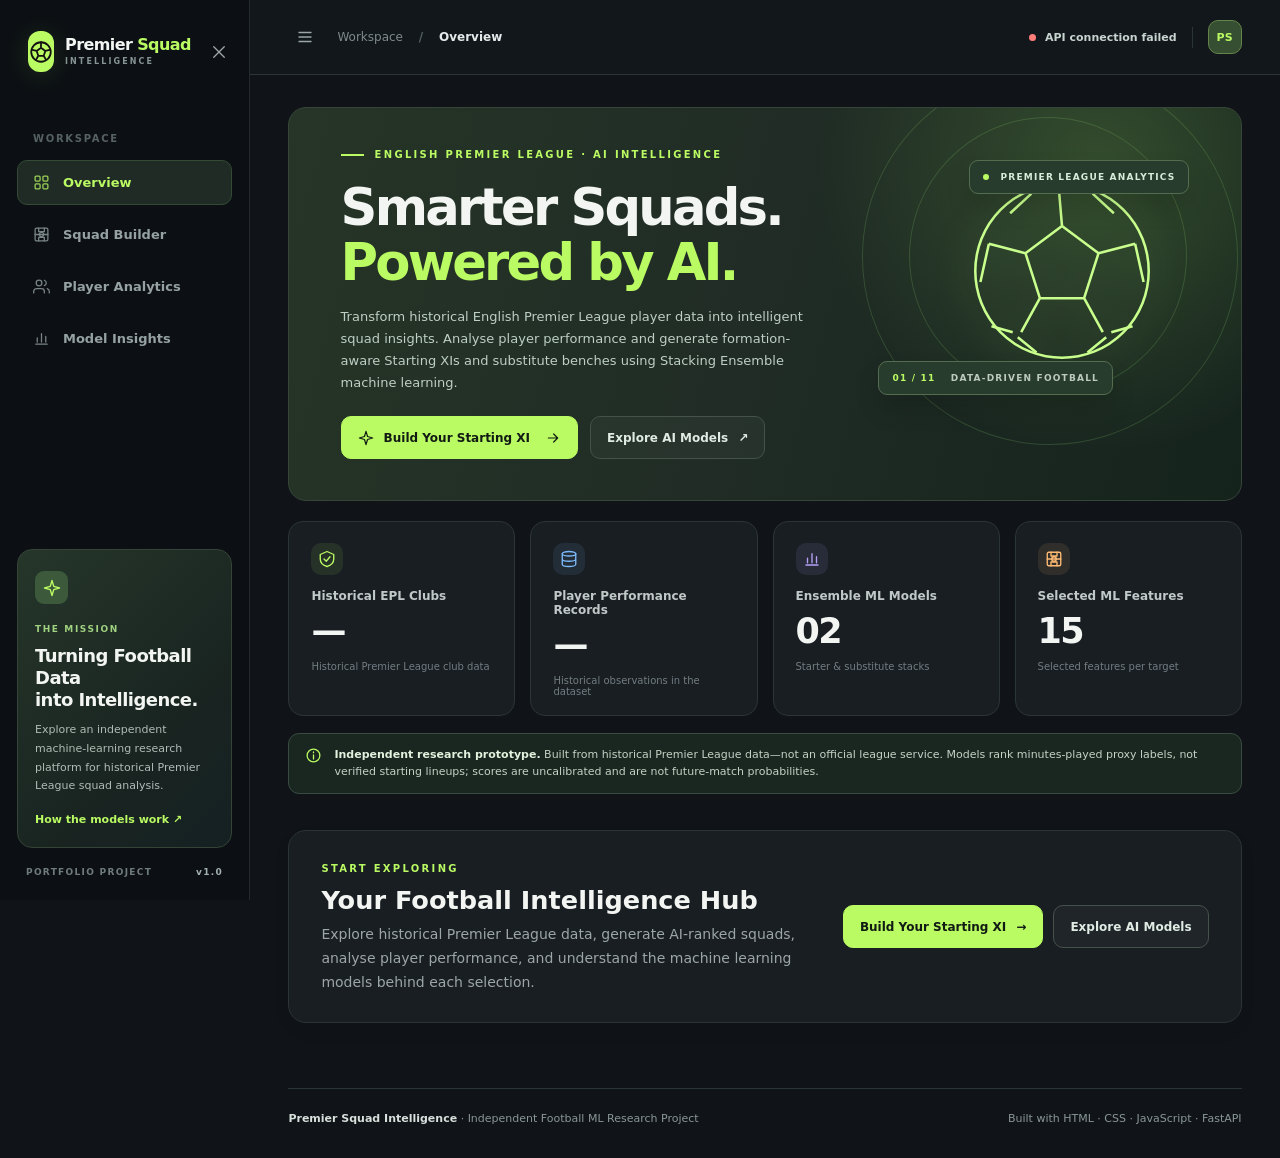
<file: frontend/index.html>
<!DOCTYPE html>
<html lang="en">
<head>
<meta charset="utf-8"/>
<meta content="width=device-width, initial-scale=1.0" name="viewport"/>
<meta content="#0c1014" name="theme-color"/>
<meta content="Premier Squad Intelligence — Explore historical English Premier League performance, analyse players, and build AI-ranked squads with Stacking Ensemble models." name="description"/>
<title>Premier Squad Intelligence | EPL Overview</title>
<link href="style.css" rel="stylesheet"/>
<script defer="" src="script.js"></script>
</head>
<body data-page="overview">
<svg aria-hidden="true" class="svg-sprite" xmlns="http://www.w3.org/2000/svg">
<symbol id="ic-ball" viewbox="0 0 24 24"><circle cx="12" cy="12" r="9"></circle><path d="m12 8 4 3-1.5 4.5h-5L8 11l4-3Zm-4 3-4-1m12 1 4-1m-5.5 5.5 2 3.5m-7-3.5-2 3.5M12 8V3"></path></symbol>
<symbol id="ic-dashboard" viewbox="0 0 24 24"><rect height="7" rx="1.5" width="7" x="3" y="3"></rect><rect height="7" rx="1.5" width="7" x="14" y="3"></rect><rect height="7" rx="1.5" width="7" x="3" y="14"></rect><rect height="7" rx="1.5" width="7" x="14" y="14"></rect></symbol>
<symbol id="ic-pitch" viewbox="0 0 24 24"><rect height="18" rx="2" width="18" x="3" y="3"></rect><path d="M3 12h18M8 3v5h8V3M8 21v-5h8v5"></path><circle cx="12" cy="12" r="3"></circle></symbol>
<symbol id="ic-users" viewbox="0 0 24 24"><path d="M16 21v-2a4 4 0 0 0-4-4H5a4 4 0 0 0-4 4v2M16 3.2a4 4 0 0 1 0 7.6M23 21v-2a4 4 0 0 0-3-3.9"></path><circle cx="8.5" cy="7" r="4"></circle></symbol>
<symbol id="ic-chart" viewbox="0 0 24 24"><path d="M4 20h16M6 17v-6M12 17V5M18 17V9" stroke-linecap="round"></path></symbol>
<symbol id="ic-arrow" viewbox="0 0 24 24"><path d="M5 12h14m-6-6 6 6-6 6"></path></symbol>
<symbol id="ic-spark" viewbox="0 0 24 24"><path d="m12 2 2.3 7.7L22 12l-7.7 2.3L12 22l-2.3-7.7L2 12l7.7-2.3L12 2Z"></path></symbol>
<symbol id="ic-search" viewbox="0 0 24 24"><circle cx="10.5" cy="10.5" r="6.5"></circle><path d="m16 16 5 5"></path></symbol>
<symbol id="ic-copy" viewbox="0 0 24 24"><rect height="12" rx="2" width="12" x="8" y="8"></rect><path d="M16 8V6a2 2 0 0 0-2-2H6a2 2 0 0 0-2 2v8a2 2 0 0 0 2 2h2"></path></symbol>
<symbol id="ic-print" viewbox="0 0 24 24"><path d="M7 8V3h10v5M7 17H5a2 2 0 0 1-2-2v-5a2 2 0 0 1 2-2h14a2 2 0 0 1 2 2v5a2 2 0 0 1-2 2h-2"></path><path d="M7 14h10v7H7z"></path></symbol>
<symbol id="ic-refresh" viewbox="0 0 24 24"><path d="M20 11a8 8 0 1 0-2 6M20 4v7h-7"></path></symbol>
<symbol id="ic-check" viewbox="0 0 24 24"><path d="m4 12 5 5L20 6"></path></symbol>
<symbol id="ic-info" viewbox="0 0 24 24"><circle cx="12" cy="12" r="9"></circle><path d="M12 11v6m0-10v1"></path></symbol>
<symbol id="ic-shield" viewbox="0 0 24 24"><path d="m12 2 9 4v6c0 5-3.2 8.2-9 10-5.8-1.8-9-5-9-10V6l9-4Z"></path><path d="m8 12 3 3 5-6"></path></symbol>
<symbol id="ic-menu" viewbox="0 0 24 24"><path d="M4 6h16M4 12h16M4 18h16"></path></symbol>
<symbol id="ic-close" viewbox="0 0 24 24"><path d="m5 5 14 14M19 5 5 19"></path></symbol>
<symbol id="ic-database" viewbox="0 0 24 24"><ellipse cx="12" cy="5" rx="9" ry="3"></ellipse><path d="M3 5v7c0 1.7 4 3 9 3s9-1.3 9-3V5M3 12v7c0 1.7 4 3 9 3s9-1.3 9-3v-7"></path></symbol>
</svg>
<a class="skip-link" href="#main">Skip to content</a>
<div class="app-shell">
<aside aria-label="Main navigation" class="sidebar" id="sidebar">
<div class="brand"><span class="brand-icon"><svg class="icon"><use href="#ic-ball"></use></svg></span><span class="brand-text" style="font-size:16px;letter-spacing:-.6px">Premier <b>Squad</b><small>INTELLIGENCE</small></span><button aria-label="Close menu" class="mobile-close icon-button" id="closeSidebar" type="button"><svg class="icon"><use href="#ic-close"></use></svg></button></div>
<p class="nav-caption">WORKSPACE</p>
<nav class="side-nav">
<a aria-current="page" class="nav-item active" href="index.html"><svg class="icon"><use href="#ic-dashboard"></use></svg>Overview</a>
<a class="nav-item" href="squad-builder.html"><svg class="icon"><use href="#ic-pitch"></use></svg>Squad Builder</a>
<a class="nav-item" href="player-analytics.html"><svg class="icon"><use href="#ic-users"></use></svg>Player Analytics</a>
<a class="nav-item" href="model-insights.html"><svg class="icon"><use href="#ic-chart"></use></svg>Model Insights</a>
</nav>
<div class="sidebar-bottom">
<div class="project-note"><span class="note-mark"><svg class="icon"><use href="#ic-spark"></use></svg></span><span class="mini-label">THE MISSION</span><h3>Turning Football Data<br/>into Intelligence.</h3><p>Explore an independent machine-learning research platform for historical Premier League squad analysis.</p><a href="model-insights.html">How the models work <span aria-hidden="true">↗</span></a></div>
<div class="sidebar-foot">PORTFOLIO PROJECT <span class="version">v1.0</span></div>
</div>
</aside>
<div class="menu-backdrop" hidden="" id="menuBackdrop"></div>
<div class="workspace">
<header class="topbar"><div class="topbar-leading"><button aria-label="Open navigation" class="icon-button menu-toggle" id="menuToggle" type="button"><svg class="icon"><use href="#ic-menu"></use></svg></button><span class="breadcrumb">Workspace <b>/</b> <strong>Overview</strong></span></div><div class="topbar-actions"><span aria-live="polite" class="server-status" id="serverStatus"><i class="status-dot pending"></i><span id="serverStatusText">Connecting to API</span></span><span class="topbar-separator"></span><span class="topbar-avatar">PS</span></div></header>
<main class="page-main page-overview" id="main">
<section class="hero" id="overview">
<div class="hero-copy"><div class="eyebrow"><span class="eyebrow-dash"></span> ENGLISH PREMIER LEAGUE · AI INTELLIGENCE</div><h1>Smarter Squads.<br/><em>Powered by AI.</em></h1><p>Transform historical English Premier League player data into intelligent squad insights. Analyse player performance and generate formation-aware Starting XIs and substitute benches using Stacking Ensemble machine learning.</p><div class="hero-cta"><a class="btn btn-primary" href="squad-builder.html"><svg class="icon"><use href="#ic-spark"></use></svg>Build Your Starting XI <svg class="icon right-icon"><use href="#ic-arrow"></use></svg></a><a class="btn btn-outline" href="model-insights.html">Explore AI Models <span aria-hidden="true">↗</span></a></div></div>
<div aria-hidden="true" class="hero-art"><div class="hero-ring ring-one"></div><div class="hero-ring ring-two"></div><svg class="hero-ball" fill="none" viewbox="0 0 240 240"><circle cx="120" cy="120" r="102"></circle><path d="m120 67 43 32-17 53H94L77 99l43-32Zm-43 32-43-11m129 11 43-11m-60 64 22 40m-74-40-22 40M120 67l-4-47M34 88 24 133m182-45 10 45M62 192l-25-7m141 7 25-7"></path><path d="M59 52 84 29M181 52l-25-23M68 198l22 18m82-18-22 18"></path></svg><div class="floating-chip floating-top"><span class="chip-dot"></span> PREMIER LEAGUE ANALYTICS</div><div class="floating-chip floating-bottom">01 / 11 <span>DATA-DRIVEN FOOTBALL</span></div></div>
</section>
<section aria-label="Dataset summary" class="stats-grid">
<article class="stat-card"><span class="stat-icon shade-green"><svg class="icon"><use href="#ic-shield"></use></svg></span><span class="stat-label">Historical EPL Clubs</span><strong class="stat-value" id="teamsStat">—</strong><small>Historical Premier League club data</small></article>
<article class="stat-card"><span class="stat-icon shade-blue"><svg class="icon"><use href="#ic-database"></use></svg></span><span class="stat-label">Player Performance Records</span><strong class="stat-value" id="rowsStat">—</strong><small>Historical observations in the dataset</small></article>
<article class="stat-card"><span class="stat-icon shade-purple"><svg class="icon"><use href="#ic-chart"></use></svg></span><span class="stat-label">Ensemble ML Models</span><strong class="stat-value">02</strong><small>Starter &amp; substitute stacks</small></article>
<article class="stat-card"><span class="stat-icon shade-orange"><svg class="icon"><use href="#ic-pitch"></use></svg></span><span class="stat-label">Selected ML Features</span><strong class="stat-value">15</strong><small>Selected features per target</small></article>
</section>
<section class="notice-strip" role="note"><svg class="icon"><use href="#ic-info"></use></svg><span><b>Independent research prototype.</b> Built from historical Premier League data—not an official league service. Models rank minutes-played proxy labels, not verified starting lineups; scores are uncalibrated and are not future-match probabilities.</span></section>



<section class="panel next-step-panel"><div><span class="section-eyebrow">START EXPLORING</span><h2>Your Football Intelligence Hub</h2><p>Explore historical Premier League data, generate AI-ranked squads, analyse player performance, and understand the machine learning models behind each selection.</p></div><div class="next-step-links"><a class="btn btn-primary" href="squad-builder.html">Build Your Starting XI <span aria-hidden="true">→</span></a><a class="btn btn-outline" href="model-insights.html">Explore AI Models</a></div></section><footer class="footer"><span><strong>Premier Squad Intelligence</strong> · Independent Football ML Research Project</span><span>Built with HTML · CSS · JavaScript · FastAPI</span></footer>
</main>
</div>
</div>
<div aria-live="polite" class="toast" id="toast" role="status"></div>
</body>
</html>
</file>
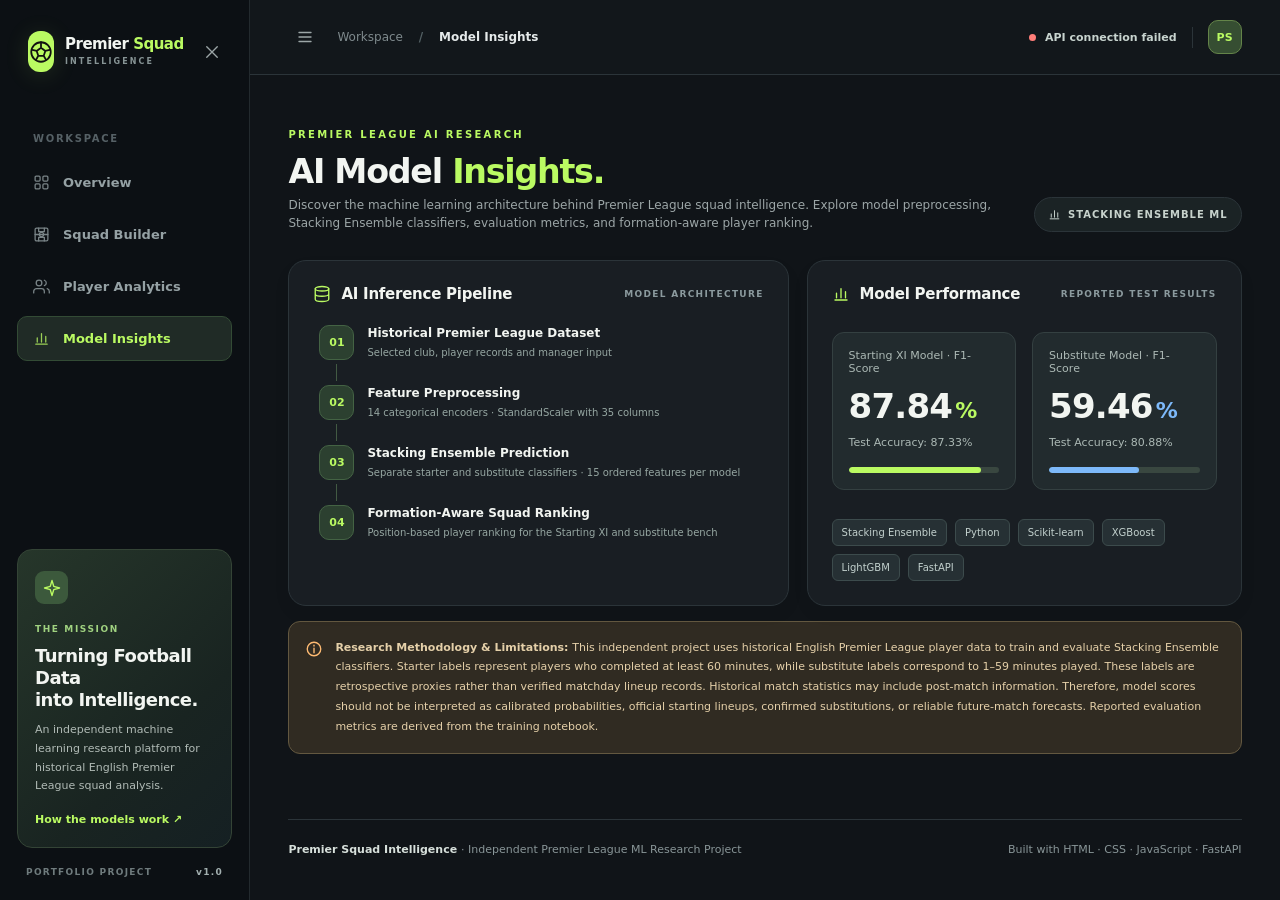
<file: frontend/model-insights.html>
<!DOCTYPE html>
<html lang="en">
<head>
  <meta charset="utf-8"/>
  <meta name="viewport" content="width=device-width, initial-scale=1.0"/>
  <meta name="theme-color" content="#0c1014"/>

  <meta
    name="description"
    content="Premier Squad Intelligence — Explore the machine learning architecture, Stacking Ensemble models, evaluation metrics, and inference pipeline behind AI-powered English Premier League squad analysis."
  />

  <title>Premier Squad Intelligence | AI Model Insights</title>

  <link href="style.css" rel="stylesheet"/>
  <script defer src="script.js"></script>
</head>

<body data-page="model-insights">

  <!-- SVG ICON LIBRARY -->
  <svg
    aria-hidden="true"
    class="svg-sprite"
    xmlns="http://www.w3.org/2000/svg"
  >

    <symbol id="ic-ball" viewBox="0 0 24 24">
      <circle cx="12" cy="12" r="9"></circle>
      <path d="m12 8 4 3-1.5 4.5h-5L8 11l4-3Zm-4 3-4-1m12 1 4-1m-5.5 5.5 2 3.5m-7-3.5-2 3.5M12 8V3"></path>
    </symbol>

    <symbol id="ic-dashboard" viewBox="0 0 24 24">
      <rect height="7" rx="1.5" width="7" x="3" y="3"></rect>
      <rect height="7" rx="1.5" width="7" x="14" y="3"></rect>
      <rect height="7" rx="1.5" width="7" x="3" y="14"></rect>
      <rect height="7" rx="1.5" width="7" x="14" y="14"></rect>
    </symbol>

    <symbol id="ic-pitch" viewBox="0 0 24 24">
      <rect height="18" rx="2" width="18" x="3" y="3"></rect>
      <path d="M3 12h18M8 3v5h8V3M8 21v-5h8v5"></path>
      <circle cx="12" cy="12" r="3"></circle>
    </symbol>

    <symbol id="ic-users" viewBox="0 0 24 24">
      <path d="M16 21v-2a4 4 0 0 0-4-4H5a4 4 0 0 0-4 4v2M16 3.2a4 4 0 0 1 0 7.6M23 21v-2a4 4 0 0 0-3-3.9"></path>
      <circle cx="8.5" cy="7" r="4"></circle>
    </symbol>

    <symbol id="ic-chart" viewBox="0 0 24 24">
      <path
        d="M4 20h16M6 17v-6M12 17V5M18 17V9"
        stroke-linecap="round"
      ></path>
    </symbol>

    <symbol id="ic-arrow" viewBox="0 0 24 24">
      <path d="M5 12h14m-6-6 6 6-6 6"></path>
    </symbol>

    <symbol id="ic-spark" viewBox="0 0 24 24">
      <path d="m12 2 2.3 7.7L22 12l-7.7 2.3L12 22l-2.3-7.7L2 12l7.7-2.3L12 2Z"></path>
    </symbol>

    <symbol id="ic-search" viewBox="0 0 24 24">
      <circle cx="10.5" cy="10.5" r="6.5"></circle>
      <path d="m16 16 5 5"></path>
    </symbol>

    <symbol id="ic-copy" viewBox="0 0 24 24">
      <rect height="12" rx="2" width="12" x="8" y="8"></rect>
      <path d="M16 8V6a2 2 0 0 0-2-2H6a2 2 0 0 0-2 2v8a2 2 0 0 0 2 2h2"></path>
    </symbol>

    <symbol id="ic-print" viewBox="0 0 24 24">
      <path d="M7 8V3h10v5M7 17H5a2 2 0 0 1-2-2v-5a2 2 0 0 1 2-2h14a2 2 0 0 1 2 2v5a2 2 0 0 1-2 2h-2"></path>
      <path d="M7 14h10v7H7z"></path>
    </symbol>

    <symbol id="ic-refresh" viewBox="0 0 24 24">
      <path d="M20 11a8 8 0 1 0-2 6M20 4v7h-7"></path>
    </symbol>

    <symbol id="ic-check" viewBox="0 0 24 24">
      <path d="m4 12 5 5L20 6"></path>
    </symbol>

    <symbol id="ic-info" viewBox="0 0 24 24">
      <circle cx="12" cy="12" r="9"></circle>
      <path d="M12 11v6m0-10v1"></path>
    </symbol>

    <symbol id="ic-shield" viewBox="0 0 24 24">
      <path d="m12 2 9 4v6c0 5-3.2 8.2-9 10-5.8-1.8-9-5-9-10V6l9-4Z"></path>
      <path d="m8 12 3 3 5-6"></path>
    </symbol>

    <symbol id="ic-menu" viewBox="0 0 24 24">
      <path d="M4 6h16M4 12h16M4 18h16"></path>
    </symbol>

    <symbol id="ic-close" viewBox="0 0 24 24">
      <path d="m5 5 14 14M19 5 5 19"></path>
    </symbol>

    <symbol id="ic-database" viewBox="0 0 24 24">
      <ellipse cx="12" cy="5" rx="9" ry="3"></ellipse>
      <path d="M3 5v7c0 1.7 4 3 9 3s9-1.3 9-3V5M3 12v7c0 1.7 4 3 9 3s9-1.3 9-3v-7"></path>
    </symbol>

  </svg>

  <a class="skip-link" href="#main">Skip to content</a>

  <div class="app-shell">

    <!-- SIDEBAR -->
    <aside
      aria-label="Main navigation"
      class="sidebar"
      id="sidebar"
    >

      <div class="brand">

        <span class="brand-icon">
          <svg class="icon">
            <use href="#ic-ball"></use>
          </svg>
        </span>

        <span
          class="brand-text"
          style="font-size:15px;letter-spacing:-0.5px"
        >
          Premier <b>Squad</b>
          <small>INTELLIGENCE</small>
        </span>

        <button
          aria-label="Close menu"
          class="mobile-close icon-button"
          id="closeSidebar"
          type="button"
        >
          <svg class="icon">
            <use href="#ic-close"></use>
          </svg>
        </button>

      </div>

      <p class="nav-caption">WORKSPACE</p>

      <nav class="side-nav">

        <a class="nav-item" href="index.html">
          <svg class="icon">
            <use href="#ic-dashboard"></use>
          </svg>
          Overview
        </a>

        <a class="nav-item" href="squad-builder.html">
          <svg class="icon">
            <use href="#ic-pitch"></use>
          </svg>
          Squad Builder
        </a>

        <a class="nav-item" href="player-analytics.html">
          <svg class="icon">
            <use href="#ic-users"></use>
          </svg>
          Player Analytics
        </a>

        <a
          aria-current="page"
          class="nav-item active"
          href="model-insights.html"
        >
          <svg class="icon">
            <use href="#ic-chart"></use>
          </svg>
          Model Insights
        </a>

      </nav>

      <!-- SIDEBAR MISSION -->
      <div class="sidebar-bottom">

        <div class="project-note">

          <span class="note-mark">
            <svg class="icon">
              <use href="#ic-spark"></use>
            </svg>
          </span>

          <span class="mini-label">THE MISSION</span>

          <h3>
            Turning Football Data<br/>
            into Intelligence.
          </h3>

          <p>
            An independent machine learning research
            platform for historical English Premier
            League squad analysis.
          </p>

          <a href="model-insights.html">
            How the models work
            <span aria-hidden="true">↗</span>
          </a>

        </div>

        <div class="sidebar-foot">
          PORTFOLIO PROJECT
          <span class="version">v1.0</span>
        </div>

      </div>

    </aside>

    <div
      class="menu-backdrop"
      hidden
      id="menuBackdrop"
    ></div>

    <div class="workspace">

      <!-- TOP NAVIGATION -->
      <header class="topbar">

        <div class="topbar-leading">

          <button
            aria-label="Open navigation"
            class="icon-button menu-toggle"
            id="menuToggle"
            type="button"
          >
            <svg class="icon">
              <use href="#ic-menu"></use>
            </svg>
          </button>

          <span class="breadcrumb">
            Workspace
            <b>/</b>
            <strong>Model Insights</strong>
          </span>

        </div>

        <div class="topbar-actions">

          <span
            aria-live="polite"
            class="server-status"
            id="serverStatus"
          >
            <i class="status-dot pending"></i>
            <span id="serverStatusText">
              Connecting to API
            </span>
          </span>

          <span class="topbar-separator"></span>

          <span class="topbar-avatar">PS</span>

        </div>

      </header>

      <!-- MAIN CONTENT -->
      <main
        class="page-main page-model-insights"
        id="main"
      >

        <section
          class="section"
          id="model-insights"
        >

          <!-- MODEL INSIGHTS HEADER -->
          <div class="section-header">

            <div>

              <span class="section-eyebrow">
                PREMIER LEAGUE AI RESEARCH
              </span>

              <h2>
                AI Model <span>Insights.</span>
              </h2>

              <p>
                Discover the machine learning architecture
                behind Premier League squad intelligence.
                Explore model preprocessing, Stacking Ensemble
                classifiers, evaluation metrics, and
                formation-aware player ranking.
              </p>

            </div>

            <span class="pill pill-outline">
              <svg class="icon">
                <use href="#ic-chart"></use>
              </svg>
              STACKING ENSEMBLE ML
            </span>

          </div>

          <!-- MODEL INSIGHTS GRID -->
          <div class="insights-grid">

            <!-- INFERENCE PIPELINE -->
            <article class="panel pipeline-panel">

              <div class="panel-heading">

                <h3>
                  <svg class="icon">
                    <use href="#ic-database"></use>
                  </svg>
                  AI Inference Pipeline
                </h3>

                <span class="panel-index">
                  MODEL ARCHITECTURE
                </span>

              </div>

              <div class="pipeline-flow">

                <!-- STEP 01 -->
                <div class="flow-step">

                  <span class="flow-number">01</span>

                  <div>
                    <strong>
                      Historical Premier League Dataset
                    </strong>

                    <small>
                      Selected club, player records
                      and manager input
                    </small>
                  </div>

                </div>

                <span class="flow-connector"></span>

                <!-- STEP 02 -->
                <div class="flow-step">

                  <span class="flow-number">02</span>

                  <div>
                    <strong>
                      Feature Preprocessing
                    </strong>

                    <small>
                      14 categorical encoders ·
                      StandardScaler with 35 columns
                    </small>
                  </div>

                </div>

                <span class="flow-connector"></span>

                <!-- STEP 03 -->
                <div class="flow-step">

                  <span class="flow-number">03</span>

                  <div>
                    <strong>
                      Stacking Ensemble Prediction
                    </strong>

                    <small>
                      Separate starter and substitute classifiers ·
                      15 ordered features per model
                    </small>
                  </div>

                </div>

                <span class="flow-connector"></span>

                <!-- STEP 04 -->
                <div class="flow-step">

                  <span class="flow-number">04</span>

                  <div>
                    <strong>
                      Formation-Aware Squad Ranking
                    </strong>

                    <small>
                      Position-based player ranking
                      for the Starting XI and substitute bench
                    </small>
                  </div>

                </div>

              </div>

            </article>

            <!-- MODEL PERFORMANCE -->
            <article class="panel model-card">

              <div class="panel-heading">

                <h3>
                  <svg class="icon">
                    <use href="#ic-chart"></use>
                  </svg>
                  Model Performance
                </h3>

                <span class="panel-index">
                  REPORTED TEST RESULTS
                </span>

              </div>

              <div class="score-summary">

                <!-- STARTER MODEL -->
                <div>

                  <span>
                    Starting XI Model · F1-Score
                  </span>

                  <strong>
                    87.84<em>%</em>
                  </strong>

                  <small>
                    Test Accuracy: 87.33%
                  </small>

                  <div class="score-track">
                    <i style="width:87.84%"></i>
                  </div>

                </div>

                <!-- SUBSTITUTE MODEL -->
                <div>

                  <span>
                    Substitute Model · F1-Score
                  </span>

                  <strong>
                    59.46<em>%</em>
                  </strong>

                  <small>
                    Test Accuracy: 80.88%
                  </small>

                  <div class="score-track blue-track">
                    <i style="width:59.46%"></i>
                  </div>

                </div>

              </div>

              <!-- TECHNOLOGY STACK -->
              <div class="model-tags">
                <span>Stacking Ensemble</span>
                <span>Python</span>
                <span>Scikit-learn</span>
                <span>XGBoost</span>
                <span>LightGBM</span>
                <span>FastAPI</span>
              </div>

            </article>

          </div>

          <!-- RESEARCH METHODOLOGY NOTE -->
          <div class="methodology-note">

            <svg class="icon">
              <use href="#ic-info"></use>
            </svg>

            <p>
              <strong>
                Research Methodology &amp; Limitations:
              </strong>

              This independent project uses historical
              English Premier League player data to train
              and evaluate Stacking Ensemble classifiers.

              Starter labels represent players who completed
              at least 60 minutes, while substitute labels
              correspond to 1–59 minutes played.

              These labels are retrospective proxies rather
              than verified matchday lineup records.

              Historical match statistics may include
              post-match information. Therefore, model
              scores should not be interpreted as calibrated
              probabilities, official starting lineups,
              confirmed substitutions, or reliable
              future-match forecasts.

              Reported evaluation metrics are derived
              from the training notebook.
            </p>

          </div>

        </section>

        <!-- FOOTER -->
        <footer class="footer">

          <span>
            <strong>
              Premier Squad Intelligence
            </strong>
            · Independent Premier League ML Research Project
          </span>

          <span>
            Built with HTML · CSS · JavaScript · FastAPI
          </span>

        </footer>

      </main>

    </div>

  </div>

  <!-- TOAST NOTIFICATION -->
  <div
    aria-live="polite"
    class="toast"
    id="toast"
    role="status"
  ></div>

</body>
</html>
</file>
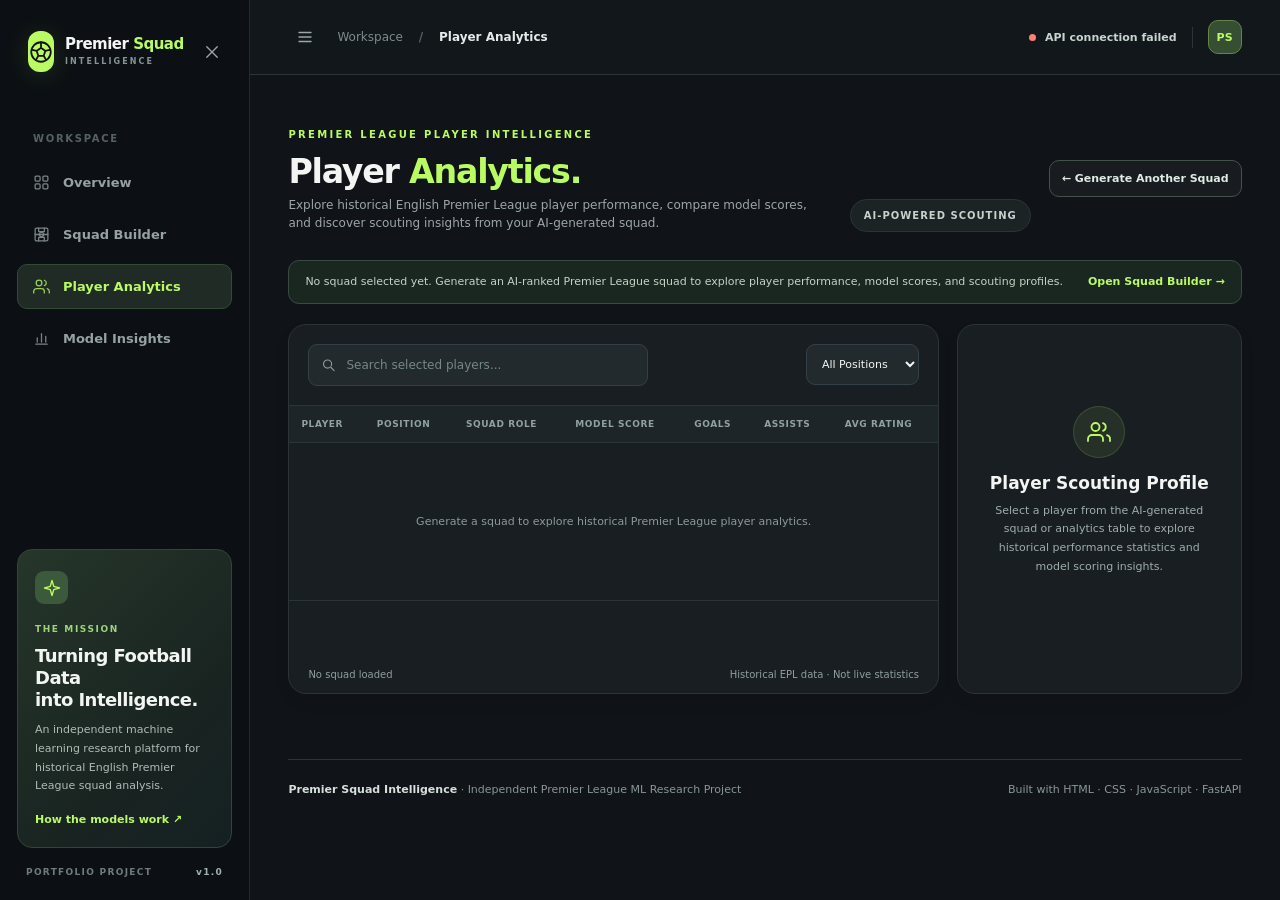
<file: frontend/player-analytics.html>
<!DOCTYPE html>
<html lang="en">
<head>
  <meta charset="utf-8"/>
  <meta name="viewport" content="width=device-width, initial-scale=1.0"/>
  <meta name="theme-color" content="#0c1014"/>

  <meta
    name="description"
    content="Premier Squad Intelligence — Explore historical English Premier League player performance, analyse AI-ranked squad selections, and discover data-driven scouting insights."
  />

  <title>Premier Squad Intelligence | Player Analytics</title>

  <link href="style.css" rel="stylesheet"/>
  <script defer src="script.js"></script>
</head>

<body data-page="player-analytics">

  <!-- SVG ICON LIBRARY -->
  <svg
    aria-hidden="true"
    class="svg-sprite"
    xmlns="http://www.w3.org/2000/svg"
  >

    <symbol id="ic-ball" viewBox="0 0 24 24">
      <circle cx="12" cy="12" r="9"></circle>
      <path d="m12 8 4 3-1.5 4.5h-5L8 11l4-3Zm-4 3-4-1m12 1 4-1m-5.5 5.5 2 3.5m-7-3.5-2 3.5M12 8V3"></path>
    </symbol>

    <symbol id="ic-dashboard" viewBox="0 0 24 24">
      <rect height="7" rx="1.5" width="7" x="3" y="3"></rect>
      <rect height="7" rx="1.5" width="7" x="14" y="3"></rect>
      <rect height="7" rx="1.5" width="7" x="3" y="14"></rect>
      <rect height="7" rx="1.5" width="7" x="14" y="14"></rect>
    </symbol>

    <symbol id="ic-pitch" viewBox="0 0 24 24">
      <rect height="18" rx="2" width="18" x="3" y="3"></rect>
      <path d="M3 12h18M8 3v5h8V3M8 21v-5h8v5"></path>
      <circle cx="12" cy="12" r="3"></circle>
    </symbol>

    <symbol id="ic-users" viewBox="0 0 24 24">
      <path d="M16 21v-2a4 4 0 0 0-4-4H5a4 4 0 0 0-4 4v2M16 3.2a4 4 0 0 1 0 7.6M23 21v-2a4 4 0 0 0-3-3.9"></path>
      <circle cx="8.5" cy="7" r="4"></circle>
    </symbol>

    <symbol id="ic-chart" viewBox="0 0 24 24">
      <path
        d="M4 20h16M6 17v-6M12 17V5M18 17V9"
        stroke-linecap="round"
      ></path>
    </symbol>

    <symbol id="ic-arrow" viewBox="0 0 24 24">
      <path d="M5 12h14m-6-6 6 6-6 6"></path>
    </symbol>

    <symbol id="ic-spark" viewBox="0 0 24 24">
      <path d="m12 2 2.3 7.7L22 12l-7.7 2.3L12 22l-2.3-7.7L2 12l7.7-2.3L12 2Z"></path>
    </symbol>

    <symbol id="ic-search" viewBox="0 0 24 24">
      <circle cx="10.5" cy="10.5" r="6.5"></circle>
      <path d="m16 16 5 5"></path>
    </symbol>

    <symbol id="ic-copy" viewBox="0 0 24 24">
      <rect height="12" rx="2" width="12" x="8" y="8"></rect>
      <path d="M16 8V6a2 2 0 0 0-2-2H6a2 2 0 0 0-2 2v8a2 2 0 0 0 2 2h2"></path>
    </symbol>

    <symbol id="ic-print" viewBox="0 0 24 24">
      <path d="M7 8V3h10v5M7 17H5a2 2 0 0 1-2-2v-5a2 2 0 0 1 2-2h14a2 2 0 0 1 2 2v5a2 2 0 0 1-2 2h-2"></path>
      <path d="M7 14h10v7H7z"></path>
    </symbol>

    <symbol id="ic-refresh" viewBox="0 0 24 24">
      <path d="M20 11a8 8 0 1 0-2 6M20 4v7h-7"></path>
    </symbol>

    <symbol id="ic-check" viewBox="0 0 24 24">
      <path d="m4 12 5 5L20 6"></path>
    </symbol>

    <symbol id="ic-info" viewBox="0 0 24 24">
      <circle cx="12" cy="12" r="9"></circle>
      <path d="M12 11v6m0-10v1"></path>
    </symbol>

    <symbol id="ic-shield" viewBox="0 0 24 24">
      <path d="m12 2 9 4v6c0 5-3.2 8.2-9 10-5.8-1.8-9-5-9-10V6l9-4Z"></path>
      <path d="m8 12 3 3 5-6"></path>
    </symbol>

    <symbol id="ic-menu" viewBox="0 0 24 24">
      <path d="M4 6h16M4 12h16M4 18h16"></path>
    </symbol>

    <symbol id="ic-close" viewBox="0 0 24 24">
      <path d="m5 5 14 14M19 5 5 19"></path>
    </symbol>

    <symbol id="ic-database" viewBox="0 0 24 24">
      <ellipse cx="12" cy="5" rx="9" ry="3"></ellipse>
      <path d="M3 5v7c0 1.7 4 3 9 3s9-1.3 9-3V5M3 12v7c0 1.7 4 3 9 3s9-1.3 9-3v-7"></path>
    </symbol>

  </svg>

  <a class="skip-link" href="#main">Skip to content</a>

  <div class="app-shell">

    <!-- SIDEBAR -->
    <aside
      aria-label="Main navigation"
      class="sidebar"
      id="sidebar"
    >

      <div class="brand">

        <span class="brand-icon">
          <svg class="icon">
            <use href="#ic-ball"></use>
          </svg>
        </span>

        <span
          class="brand-text"
          style="font-size:15px;letter-spacing:-0.5px"
        >
          Premier <b>Squad</b>
          <small>INTELLIGENCE</small>
        </span>

        <button
          aria-label="Close menu"
          class="mobile-close icon-button"
          id="closeSidebar"
          type="button"
        >
          <svg class="icon">
            <use href="#ic-close"></use>
          </svg>
        </button>

      </div>

      <p class="nav-caption">WORKSPACE</p>

      <nav class="side-nav">

        <a class="nav-item" href="index.html">
          <svg class="icon">
            <use href="#ic-dashboard"></use>
          </svg>
          Overview
        </a>

        <a class="nav-item" href="squad-builder.html">
          <svg class="icon">
            <use href="#ic-pitch"></use>
          </svg>
          Squad Builder
        </a>

        <a
          aria-current="page"
          class="nav-item active"
          href="player-analytics.html"
        >
          <svg class="icon">
            <use href="#ic-users"></use>
          </svg>
          Player Analytics
        </a>

        <a class="nav-item" href="model-insights.html">
          <svg class="icon">
            <use href="#ic-chart"></use>
          </svg>
          Model Insights
        </a>

      </nav>

      <!-- SIDEBAR MISSION -->
      <div class="sidebar-bottom">

        <div class="project-note">

          <span class="note-mark">
            <svg class="icon">
              <use href="#ic-spark"></use>
            </svg>
          </span>

          <span class="mini-label">THE MISSION</span>

          <h3>
            Turning Football Data<br/>
            into Intelligence.
          </h3>

          <p>
            An independent machine learning research
            platform for historical English Premier
            League squad analysis.
          </p>

          <a href="model-insights.html">
            How the models work
            <span aria-hidden="true">↗</span>
          </a>

        </div>

        <div class="sidebar-foot">
          PORTFOLIO PROJECT
          <span class="version">v1.0</span>
        </div>

      </div>

    </aside>

    <div
      class="menu-backdrop"
      hidden
      id="menuBackdrop"
    ></div>

    <div class="workspace">

      <!-- TOP NAVIGATION -->
      <header class="topbar">

        <div class="topbar-leading">

          <button
            aria-label="Open navigation"
            class="icon-button menu-toggle"
            id="menuToggle"
            type="button"
          >
            <svg class="icon">
              <use href="#ic-menu"></use>
            </svg>
          </button>

          <span class="breadcrumb">
            Workspace
            <b>/</b>
            <strong>Player Analytics</strong>
          </span>

        </div>

        <div class="topbar-actions">

          <span
            aria-live="polite"
            class="server-status"
            id="serverStatus"
          >
            <i class="status-dot pending"></i>
            <span id="serverStatusText">
              Connecting to API
            </span>
          </span>

          <span class="topbar-separator"></span>

          <span class="topbar-avatar">PS</span>

        </div>

      </header>

      <!-- MAIN CONTENT -->
      <main
        class="page-main page-player-analytics"
        id="main"
      >

        <section
          class="section"
          id="player-analytics"
        >

          <!-- ANALYTICS HEADING -->
          <div class="section-header">

            <div>

              <span class="section-eyebrow">
                PREMIER LEAGUE PLAYER INTELLIGENCE
              </span>

              <h2>
                Player <span>Analytics.</span>
              </h2>

              <p>
                Explore historical English Premier League
                player performance, compare model scores,
                and discover scouting insights from your
                AI-generated squad.
              </p>

            </div>

            <span class="pill pill-outline">
              AI-POWERED SCOUTING
            </span>

            <a
              class="btn btn-outline small-btn"
              href="squad-builder.html"
            >
              ← Generate Another Squad
            </a>

          </div>

          <!-- NO SQUAD NOTICE -->
          <div
            class="notice-strip analytics-context"
            id="analyticsNoSquad"
          >

            <span>
              No squad selected yet.
              Generate an AI-ranked Premier League squad
              to explore player performance,
              model scores, and scouting profiles.
            </span>

            <a href="squad-builder.html">
              Open Squad Builder →
            </a>

          </div>

          <div class="analytics-grid">

            <!-- PLAYER ANALYTICS TABLE -->
            <div class="panel analytics-table-panel">

              <!-- SEARCH & FILTER TOOLBAR -->
              <div class="table-toolbar">

                <div class="search-shell">

                  <svg class="icon">
                    <use href="#ic-search"></use>
                  </svg>

                  <input
                    aria-label="Search players"
                    id="playerSearch"
                    placeholder="Search selected players..."
                    type="search"
                  />

                </div>

                <select
                  aria-label="Filter players by position"
                  id="positionFilter"
                >
                  <option value="ALL">
                    All Positions
                  </option>
                  <option value="GK">
                    Goalkeepers
                  </option>
                  <option value="DEF">
                    Defenders
                  </option>
                  <option value="MID">
                    Midfielders
                  </option>
                  <option value="FWD">
                    Forwards
                  </option>
                </select>

              </div>

              <!-- PLAYER PERFORMANCE TABLE -->
              <div class="table-scroll">

                <table>

                  <thead>
                    <tr>
                      <th>PLAYER</th>
                      <th>POSITION</th>
                      <th>SQUAD ROLE</th>
                      <th>MODEL SCORE</th>
                      <th>GOALS</th>
                      <th>ASSISTS</th>
                      <th>AVG RATING</th>
                    </tr>
                  </thead>

                  <tbody id="playerTableBody">

                    <tr>
                      <td
                        class="empty-table"
                        colspan="7"
                      >
                        Generate a squad to explore
                        historical Premier League
                        player analytics.
                      </td>
                    </tr>

                  </tbody>

                </table>

              </div>

              <!-- TABLE FOOTER -->
              <div class="table-footer">

                <span id="tableCount">
                  No squad loaded
                </span>

                <span>
                  Historical EPL data · Not live statistics
                </span>

              </div>

            </div>

            <!-- PLAYER SCOUTING PROFILE -->
            <div
              class="panel detail-panel"
              id="detailPanel"
            >

              <div class="detail-empty">

                <span class="detail-empty-icon">
                  <svg class="icon">
                    <use href="#ic-users"></use>
                  </svg>
                </span>

                <h3>
                  Player Scouting Profile
                </h3>

                <p>
                  Select a player from the AI-generated
                  squad or analytics table to explore
                  historical performance statistics
                  and model scoring insights.
                </p>

              </div>

            </div>

          </div>

        </section>

        <!-- FOOTER -->
        <footer class="footer">

          <span>
            <strong>Premier Squad Intelligence</strong>
            · Independent Premier League ML Research Project
          </span>

          <span>
            Built with HTML · CSS · JavaScript · FastAPI
          </span>

        </footer>

      </main>

    </div>

  </div>

  <!-- TOAST NOTIFICATIONS -->
  <div
    aria-live="polite"
    class="toast"
    id="toast"
    role="status"
  ></div>

</body>
</html>
</file>
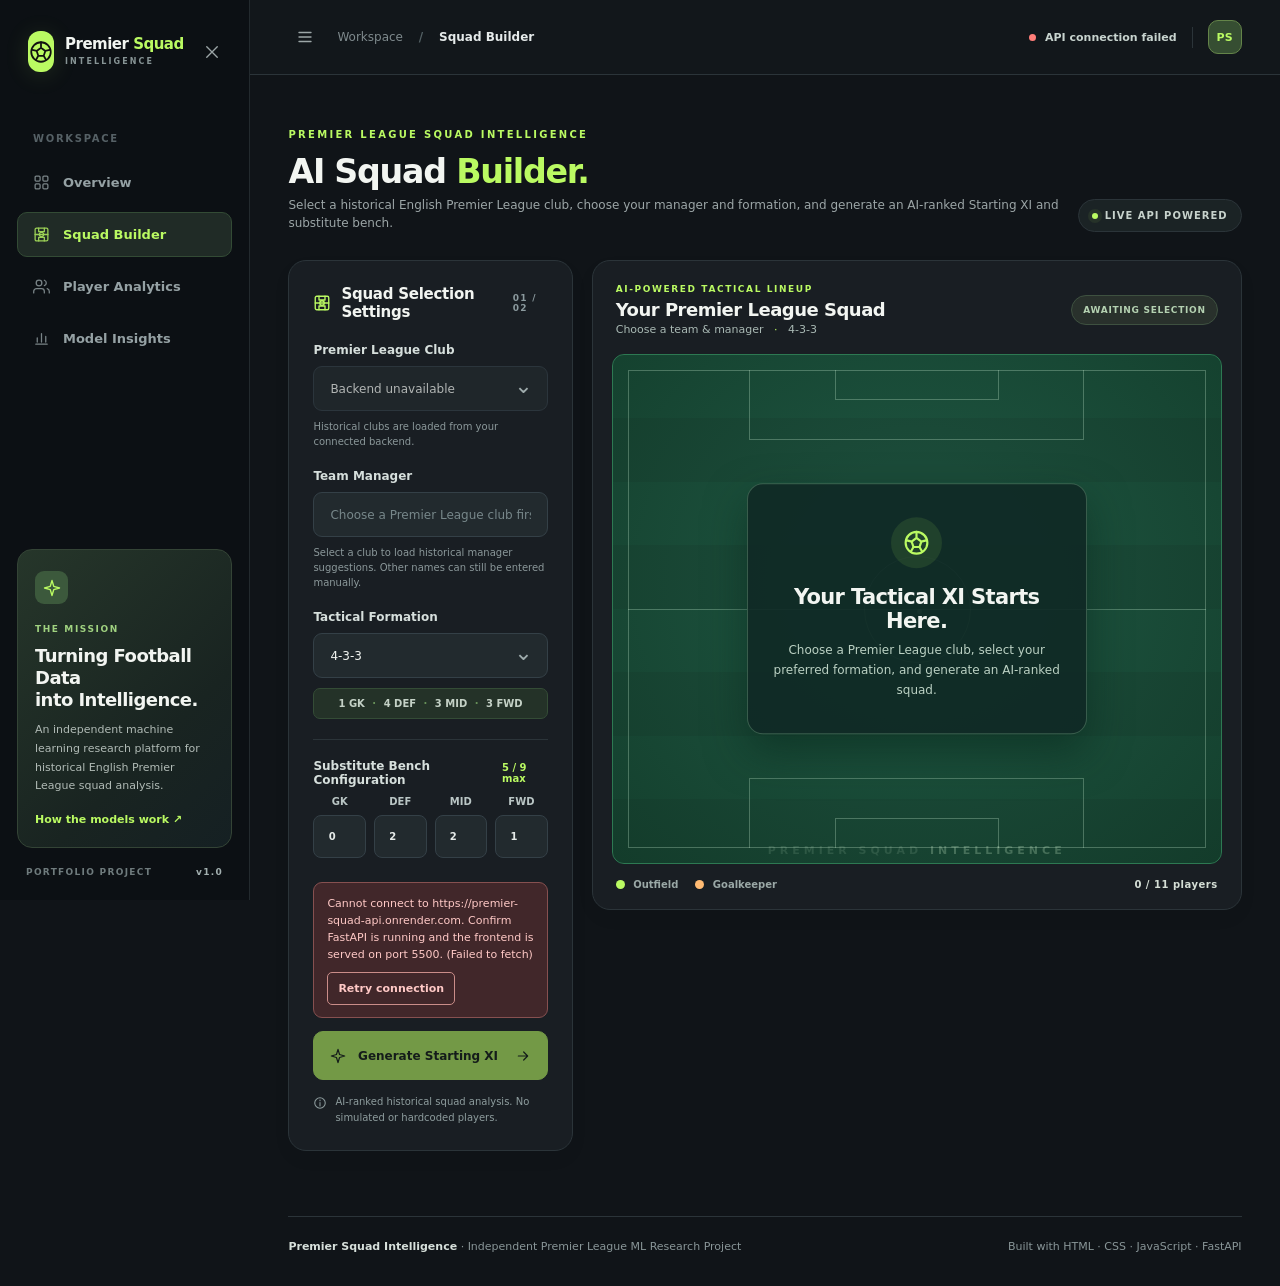
<file: frontend/squad-builder.html>
<!DOCTYPE html>
<html lang="en">
<head>
  <meta charset="utf-8"/>
  <meta content="width=device-width, initial-scale=1.0" name="viewport"/>
  <meta content="#0c1014" name="theme-color"/>

  <meta
    name="description"
    content="Premier Squad Intelligence — Explore historical English Premier League player performance and generate AI-ranked Starting XIs and substitute benches using Stacking Ensemble machine learning."
  />

  <title>Premier Squad Intelligence | AI Squad Builder</title>

  <link href="style.css" rel="stylesheet"/>
  <script defer src="script.js"></script>
</head>

<body data-page="squad-builder">

  <!-- SVG ICON LIBRARY -->
  <svg aria-hidden="true" class="svg-sprite"
       xmlns="http://www.w3.org/2000/svg">

    <symbol id="ic-ball" viewBox="0 0 24 24">
      <circle cx="12" cy="12" r="9"></circle>
      <path d="m12 8 4 3-1.5 4.5h-5L8 11l4-3Zm-4 3-4-1m12 1 4-1m-5.5 5.5 2 3.5m-7-3.5-2 3.5M12 8V3"></path>
    </symbol>

    <symbol id="ic-dashboard" viewBox="0 0 24 24">
      <rect height="7" rx="1.5" width="7" x="3" y="3"></rect>
      <rect height="7" rx="1.5" width="7" x="14" y="3"></rect>
      <rect height="7" rx="1.5" width="7" x="3" y="14"></rect>
      <rect height="7" rx="1.5" width="7" x="14" y="14"></rect>
    </symbol>

    <symbol id="ic-pitch" viewBox="0 0 24 24">
      <rect height="18" rx="2" width="18" x="3" y="3"></rect>
      <path d="M3 12h18M8 3v5h8V3M8 21v-5h8v5"></path>
      <circle cx="12" cy="12" r="3"></circle>
    </symbol>

    <symbol id="ic-users" viewBox="0 0 24 24">
      <path d="M16 21v-2a4 4 0 0 0-4-4H5a4 4 0 0 0-4 4v2M16 3.2a4 4 0 0 1 0 7.6M23 21v-2a4 4 0 0 0-3-3.9"></path>
      <circle cx="8.5" cy="7" r="4"></circle>
    </symbol>

    <symbol id="ic-chart" viewBox="0 0 24 24">
      <path d="M4 20h16M6 17v-6M12 17V5M18 17V9"
            stroke-linecap="round"></path>
    </symbol>

    <symbol id="ic-arrow" viewBox="0 0 24 24">
      <path d="M5 12h14m-6-6 6 6-6 6"></path>
    </symbol>

    <symbol id="ic-spark" viewBox="0 0 24 24">
      <path d="m12 2 2.3 7.7L22 12l-7.7 2.3L12 22l-2.3-7.7L2 12l7.7-2.3L12 2Z"></path>
    </symbol>

    <symbol id="ic-search" viewBox="0 0 24 24">
      <circle cx="10.5" cy="10.5" r="6.5"></circle>
      <path d="m16 16 5 5"></path>
    </symbol>

    <symbol id="ic-copy" viewBox="0 0 24 24">
      <rect height="12" rx="2" width="12" x="8" y="8"></rect>
      <path d="M16 8V6a2 2 0 0 0-2-2H6a2 2 0 0 0-2 2v8a2 2 0 0 0 2 2h2"></path>
    </symbol>

    <symbol id="ic-print" viewBox="0 0 24 24">
      <path d="M7 8V3h10v5M7 17H5a2 2 0 0 1-2-2v-5a2 2 0 0 1 2-2h14a2 2 0 0 1 2 2v5a2 2 0 0 1-2 2h-2"></path>
      <path d="M7 14h10v7H7z"></path>
    </symbol>

    <symbol id="ic-refresh" viewBox="0 0 24 24">
      <path d="M20 11a8 8 0 1 0-2 6M20 4v7h-7"></path>
    </symbol>

    <symbol id="ic-check" viewBox="0 0 24 24">
      <path d="m4 12 5 5L20 6"></path>
    </symbol>

    <symbol id="ic-info" viewBox="0 0 24 24">
      <circle cx="12" cy="12" r="9"></circle>
      <path d="M12 11v6m0-10v1"></path>
    </symbol>

    <symbol id="ic-shield" viewBox="0 0 24 24">
      <path d="m12 2 9 4v6c0 5-3.2 8.2-9 10-5.8-1.8-9-5-9-10V6l9-4Z"></path>
      <path d="m8 12 3 3 5-6"></path>
    </symbol>

    <symbol id="ic-menu" viewBox="0 0 24 24">
      <path d="M4 6h16M4 12h16M4 18h16"></path>
    </symbol>

    <symbol id="ic-close" viewBox="0 0 24 24">
      <path d="m5 5 14 14M19 5 5 19"></path>
    </symbol>

    <symbol id="ic-database" viewBox="0 0 24 24">
      <ellipse cx="12" cy="5" rx="9" ry="3"></ellipse>
      <path d="M3 5v7c0 1.7 4 3 9 3s9-1.3 9-3V5M3 12v7c0 1.7 4 3 9 3s9-1.3 9-3v-7"></path>
    </symbol>

  </svg>

  <a class="skip-link" href="#main">Skip to content</a>

  <div class="app-shell">

    <!-- SIDEBAR -->
    <aside
      aria-label="Main navigation"
      class="sidebar"
      id="sidebar"
    >

      <div class="brand">
        <span class="brand-icon">
          <svg class="icon">
            <use href="#ic-ball"></use>
          </svg>
        </span>

        <span
          class="brand-text"
          style="font-size:15px;letter-spacing:-0.5px"
        >
          Premier <b>Squad</b>
          <small>INTELLIGENCE</small>
        </span>

        <button
          aria-label="Close menu"
          class="mobile-close icon-button"
          id="closeSidebar"
          type="button"
        >
          <svg class="icon">
            <use href="#ic-close"></use>
          </svg>
        </button>
      </div>

      <p class="nav-caption">WORKSPACE</p>

      <nav class="side-nav">

        <a class="nav-item" href="index.html">
          <svg class="icon">
            <use href="#ic-dashboard"></use>
          </svg>
          Overview
        </a>

        <a
          aria-current="page"
          class="nav-item active"
          href="squad-builder.html"
        >
          <svg class="icon">
            <use href="#ic-pitch"></use>
          </svg>
          Squad Builder
        </a>

        <a class="nav-item" href="player-analytics.html">
          <svg class="icon">
            <use href="#ic-users"></use>
          </svg>
          Player Analytics
        </a>

        <a class="nav-item" href="model-insights.html">
          <svg class="icon">
            <use href="#ic-chart"></use>
          </svg>
          Model Insights
        </a>

      </nav>

      <div class="sidebar-bottom">

        <div class="project-note">

          <span class="note-mark">
            <svg class="icon">
              <use href="#ic-spark"></use>
            </svg>
          </span>

          <span class="mini-label">THE MISSION</span>

          <h3>
            Turning Football Data<br/>
            into Intelligence.
          </h3>

          <p>
            An independent machine learning research
            platform for historical English Premier
            League squad analysis.
          </p>

          <a href="model-insights.html">
            How the models work
            <span aria-hidden="true">↗</span>
          </a>

        </div>

        <div class="sidebar-foot">
          PORTFOLIO PROJECT
          <span class="version">v1.0</span>
        </div>

      </div>

    </aside>

    <div
      class="menu-backdrop"
      hidden
      id="menuBackdrop"
    ></div>

    <div class="workspace">

      <!-- TOP NAVIGATION -->
      <header class="topbar">

        <div class="topbar-leading">

          <button
            aria-label="Open navigation"
            class="icon-button menu-toggle"
            id="menuToggle"
            type="button"
          >
            <svg class="icon">
              <use href="#ic-menu"></use>
            </svg>
          </button>

          <span class="breadcrumb">
            Workspace
            <b>/</b>
            <strong>Squad Builder</strong>
          </span>

        </div>

        <div class="topbar-actions">

          <span
            aria-live="polite"
            class="server-status"
            id="serverStatus"
          >
            <i class="status-dot pending"></i>
            <span id="serverStatusText">
              Connecting to API
            </span>
          </span>

          <span class="topbar-separator"></span>

          <span class="topbar-avatar">PS</span>

        </div>

      </header>

      <!-- MAIN CONTENT -->
      <main class="page-main page-squad-builder" id="main">

        <section class="section" id="squad-builder">

          <!-- SECTION HEADING -->
          <div class="section-header">

            <div>

              <span class="section-eyebrow">
                PREMIER LEAGUE SQUAD INTELLIGENCE
              </span>

              <h2>
                AI Squad <span>Builder.</span>
              </h2>

              <p>
                Select a historical English Premier League
                club, choose your manager and formation,
                and generate an AI-ranked Starting XI
                and substitute bench.
              </p>

            </div>

            <span class="pill pill-outline">
              <span class="small-light"></span>
              LIVE API POWERED
            </span>

          </div>

          <div class="builder-grid">

            <!-- SELECTION PANEL -->
            <div class="panel controls-panel">

              <div class="panel-heading">

                <h3>
                  <svg class="icon">
                    <use href="#ic-pitch"></use>
                  </svg>
                  Squad Selection Settings
                </h3>

                <span class="panel-index">
                  01 / 02
                </span>

              </div>

              <form id="selectionForm" novalidate>

                <!-- CLUB SELECTION -->
                <div class="field">

                  <label for="teamSelect">
                    Premier League Club
                  </label>

                  <div class="input-shell">

                    <select
                      disabled
                      id="teamSelect"
                      name="team"
                      required
                    >
                      <option value="">
                        Connecting to API...
                      </option>
                    </select>

                    <span class="select-chevron">⌄</span>

                  </div>

                  <small id="playersAvailable">
                    Historical clubs are loaded
                    from your connected backend.
                  </small>

                </div>

                <!-- MANAGER AUTOSUGGESTION -->
                <div class="field">

                  <label for="managerInput">
                    Team Manager
                  </label>

                  <div
                    class="manager-combobox"
                    id="managerCombobox"
                  >

                    <div class="input-shell">

                      <input
                        aria-autocomplete="list"
                        aria-controls="managerSuggestionList"
                        aria-describedby="managerHelp"
                        aria-expanded="false"
                        aria-haspopup="listbox"
                        autocomplete="off"
                        id="managerInput"
                        maxlength="100"
                        minlength="1"
                        name="manager"
                        placeholder="Choose a Premier League club first"
                        required
                        role="combobox"
                        type="text"
                      />

                    </div>

                    <div
                      aria-label="Historical managers for the selected football club"
                      class="manager-suggestion-list"
                      hidden
                      id="managerSuggestionList"
                      role="listbox"
                    ></div>

                  </div>

                  <small id="managerHelp">
                    Select a club to load historical
                    manager suggestions. Other names
                    can still be entered manually.
                  </small>

                </div>

                <!-- FORMATION SELECTION -->
                <div class="field">

                  <label for="formationSelect">
                    Tactical Formation
                  </label>

                  <div class="input-shell">

                    <select
                      id="formationSelect"
                      name="formation"
                      required
                    >
                      <option value="4-3-3">4-3-3</option>
                      <option value="4-4-2">4-4-2</option>
                      <option value="4-2-3-1">4-2-3-1</option>
                      <option value="3-5-2">3-5-2</option>
                      <option value="3-4-3">3-4-3</option>
                      <option value="5-3-2">5-3-2</option>
                    </select>

                    <span class="select-chevron">⌄</span>

                  </div>

                  <div
                    class="formation-guide"
                    id="formationGuide"
                  >
                    1 GK
                    <span>·</span>
                    4 DEF
                    <span>·</span>
                    3 MID
                    <span>·</span>
                    3 FWD
                  </div>

                </div>

                <!-- SUBSTITUTE CONFIGURATION -->
                <div class="sub-setting-head">

                  <span>Substitute Bench Configuration</span>

                  <span
                    class="bench-limit"
                    id="benchTotal"
                  >
                    5 / 9 max
                  </span>

                </div>

                <div class="bench-settings">

                  <label>
                    GK
                    <input
                      id="benchGK"
                      inputmode="numeric"
                      max="4"
                      min="0"
                      step="1"
                      type="number"
                      value="0"
                    />
                  </label>

                  <label>
                    DEF
                    <input
                      id="benchDEF"
                      inputmode="numeric"
                      max="9"
                      min="0"
                      step="1"
                      type="number"
                      value="2"
                    />
                  </label>

                  <label>
                    MID
                    <input
                      id="benchMID"
                      inputmode="numeric"
                      max="9"
                      min="0"
                      step="1"
                      type="number"
                      value="2"
                    />
                  </label>

                  <label>
                    FWD
                    <input
                      id="benchFWD"
                      inputmode="numeric"
                      max="9"
                      min="0"
                      step="1"
                      type="number"
                      value="1"
                    />
                  </label>

                </div>

                <!-- ERROR HANDLING -->
                <div
                  class="form-error"
                  hidden
                  id="formError"
                  role="alert"
                ></div>

                <!-- GENERATE BUTTON -->
                <button
                  class="btn btn-primary generate-button"
                  disabled
                  id="generateButton"
                  type="submit"
                >

                  <svg class="icon">
                    <use href="#ic-spark"></use>
                  </svg>

                  <span id="generateText">
                    Generate Starting XI
                  </span>

                  <svg class="icon right-icon">
                    <use href="#ic-arrow"></use>
                  </svg>

                </button>

                <p class="form-footnote">

                  <svg class="icon">
                    <use href="#ic-info"></use>
                  </svg>

                  AI-ranked historical squad analysis.
                  No simulated or hardcoded players.

                </p>

              </form>

            </div>

            <!-- FOOTBALL PITCH -->
            <div class="panel pitch-panel">

              <div class="pitch-panel-header">

                <div>

                  <div class="mini-overline">
                    AI-POWERED TACTICAL LINEUP
                  </div>

                  <h3 id="pitchTeam">
                    Your Premier League Squad
                  </h3>

                  <p>

                    <span id="pitchManager">
                      Choose a team &amp; manager
                    </span>

                    <span class="mid-dot">·</span>

                    <span id="pitchFormation">
                      4-3-3
                    </span>

                  </p>

                </div>

                <span
                  class="live-pill"
                  id="resultBadge"
                >
                  AWAITING SELECTION
                </span>

              </div>

              <!-- TACTICAL PITCH -->
              <div
                aria-label="Football pitch with selected players"
                class="pitch-field"
                id="pitchField"
              >

                <div class="pitch-line pitch-outline"></div>
                <div class="pitch-line pitch-half"></div>
                <div class="pitch-line pitch-center-circle"></div>
                <div class="pitch-line pitch-center-dot"></div>
                <div class="pitch-line penalty-top"></div>
                <div class="pitch-line box-top"></div>
                <div class="pitch-line penalty-bottom"></div>
                <div class="pitch-line box-bottom"></div>

                <div
                  class="pitch-players"
                  id="pitchPlayers"
                ></div>

                <div
                  class="pitch-placeholder"
                  id="pitchPlaceholder"
                >

                  <span class="placeholder-symbol">
                    <svg class="icon">
                      <use href="#ic-ball"></use>
                    </svg>
                  </span>

                  <h4>
                    Your Tactical XI Starts Here.
                  </h4>

                  <p>
                    Choose a Premier League club,
                    select your preferred formation,
                    and generate an AI-ranked squad.
                  </p>

                </div>

                <div class="pitch-watermark">
                  PREMIER SQUAD
                  <span>INTELLIGENCE</span>
                </div>

              </div>

              <!-- PITCH LEGEND -->
              <div class="pitch-bottom">

                <span>
                  <i class="legend-circle green"></i>
                  Outfield
                </span>

                <span>
                  <i class="legend-circle gold"></i>
                  Goalkeeper
                </span>

                <span id="pitchCounter">
                  0 / 11 players
                </span>

              </div>

            </div>

          </div>

          <!-- GENERATED TEAM SHEET -->
          <div
            class="result-meta"
            hidden
            id="resultMeta"
          >

            <div>

              <span class="section-eyebrow">
                YOUR AI-RANKED TEAM SHEET
              </span>

              <h3>
                <span id="resultTeam">—</span>
                <small id="resultFormation">—</small>
              </h3>

            </div>

            <div class="result-actions">

              <button
                class="btn btn-outline small-btn"
                id="copyButton"
                type="button"
              >

                <svg class="icon">
                  <use href="#ic-copy"></use>
                </svg>

                Copy Team

              </button>

              <button
                class="btn btn-outline small-btn"
                id="printButton"
                type="button"
              >

                <svg class="icon">
                  <use href="#ic-print"></use>
                </svg>

                Print

              </button>

              <a
                class="btn btn-outline small-btn"
                hidden
                href="player-analytics.html"
                id="viewAnalyticsLink"
              >
                View Player Analytics →
              </a>

            </div>

          </div>

          <!-- MODEL WARNINGS -->
          <div
            class="warning-box"
            hidden
            id="modelWarnings"
          ></div>

          <!-- SQUAD RESULTS -->
          <div
            class="squads-grid"
            hidden
            id="squadResults"
          >

            <!-- STARTING XI -->
            <div class="panel squad-panel">

              <div class="squad-panel-title">

                <h3>
                  Starting <span>XI</span>
                </h3>

                <span id="xiCount">
                  11 SELECTED
                </span>

              </div>

              <div
                class="player-card-grid"
                id="xiCards"
              ></div>

            </div>

            <!-- SUBSTITUTE BENCH -->
            <div class="panel squad-panel">

              <div class="squad-panel-title">

                <h3>
                  Substitute <span>Bench</span>
                </h3>

                <span id="subCount">
                  5 SELECTED
                </span>

              </div>

              <div
                class="bench-card-list"
                id="benchCards"
              ></div>

            </div>

          </div>

        </section>

        <!-- FOOTER -->
        <footer class="footer">

          <span>
            <strong>Premier Squad Intelligence</strong>
            · Independent Premier League ML Research Project
          </span>

          <span>
            Built with HTML · CSS · JavaScript · FastAPI
          </span>

        </footer>

      </main>

    </div>

  </div>

  <!-- TOAST NOTIFICATIONS -->
  <div
    aria-live="polite"
    class="toast"
    id="toast"
    role="status"
  ></div>

</body>
</html>
</file>
<file: frontend/style.css>
:root{color-scheme:dark;--bg:#101418;--sidebar:#0c1014;--surface:#191e23;--surface2:#20262b;--surface3:#242b30;--line:#2b3439;--text:#f2f5f1;--muted:#9ca6a7;--subtle:#727d82;--lime:#bafa62;--lime2:#8bcd43;--blue:#7db9fa;--purple:#b5a2f8;--orange:#ffbb73;--radius:18px;--shadow:0 18px 50px rgba(0,0,0,.16)}
*{box-sizing:border-box}html{scroll-behavior:smooth}body{margin:0;font-family:Inter,ui-sans-serif,system-ui,-apple-system,BlinkMacSystemFont,"Segoe UI",sans-serif;background:var(--bg);color:var(--text);font-size:14px;-webkit-font-smoothing:antialiased}body.menu-open{overflow:hidden}a{color:inherit;text-decoration:none}button,input,select{font:inherit}button{cursor:pointer}button:disabled{cursor:not-allowed;opacity:.56}input,select{color:var(--text)}input:focus,select:focus,button:focus-visible,a:focus-visible{outline:2px solid var(--lime);outline-offset:3px}svg.icon{width:18px;height:18px;flex:none;stroke:currentColor;stroke-width:1.8;stroke-linecap:round;stroke-linejoin:round;fill:none}.svg-sprite{position:absolute;width:0;height:0;overflow:hidden}.skip-link{position:absolute;left:8px;top:-100px;background:var(--lime);color:#111;padding:10px 16px;z-index:100}.skip-link:focus{top:8px}[hidden]{display:none!important}
.app-shell{display:flex;min-height:100vh}.sidebar{flex:0 0 250px;width:250px;background:var(--sidebar);border-right:1px solid #232a2e;padding:31px 17px 23px;display:flex;flex-direction:column;min-height:100vh;position:sticky;top:0;height:100vh;z-index:30}.brand{display:flex;align-items:center;gap:11px;padding:0 11px;margin-bottom:61px}.brand-icon{width:41px;height:41px;display:grid;place-items:center;color:#111;background:var(--lime);border-radius:12px;box-shadow:0 3px 24px #bafa6220}.brand-icon .icon{height:26px;width:26px;stroke-width:1.65}.brand-text{font-size:19px;font-weight:830;letter-spacing:-1.1px;line-height:1.1;white-space:nowrap}.brand-text b{color:var(--lime)}.brand-text small{display:block;margin-top:5px;color:#879495;font-size:8px;font-weight:800;letter-spacing:2.1px}.nav-caption{color:#566166;font-size:10px;font-weight:800;letter-spacing:1.7px;margin:0 0 16px 16px}.side-nav{display:flex;flex-direction:column;gap:7px}.nav-item{min-height:45px;display:flex;gap:13px;align-items:center;color:#95a1a4;font-weight:650;font-size:13px;padding:0 15px;border:1px solid transparent;border-radius:10px;transition:.17s}.nav-item .icon{width:17px;height:17px;opacity:.8}.nav-item:hover,.nav-item.active{background:#222b29;color:var(--lime)}.nav-item.active{border-color:#384831}.sidebar-bottom{margin-top:auto}.project-note{background:linear-gradient(135deg,#26362a 0%,#192421 65%,#152023 100%);border:1px solid #344436;border-radius:15px;padding:21px 17px}.note-mark{display:grid;place-items:center;width:33px;height:33px;border-radius:9px;background:#3c593c;color:var(--lime);margin-bottom:15px}.mini-label{font-size:9px;letter-spacing:1.6px;color:#a0d280;font-weight:800}.project-note h3{font-size:18px;letter-spacing:-.55px;margin:10px 0;line-height:1.22}.project-note p{font-size:11px;line-height:1.7;color:#b1bbb6;margin:0 0 14px}.project-note a{font-size:11px;font-weight:800;color:var(--lime)}.sidebar-foot{display:flex;justify-content:space-between;align-items:center;padding:19px 9px 0;color:#6f7b7d;font-size:9px;font-weight:800;letter-spacing:1.3px}.version{color:#a3b0b0}.mobile-close,.menu-toggle{display:none}
.workspace{min-width:0;flex:1}.topbar{height:75px;border-bottom:1px solid var(--line);display:flex;align-items:center;justify-content:space-between;padding:0 clamp(23px,3vw,50px);background:#12171b}.breadcrumb{color:#7f8a8d;font-size:12px}.breadcrumb b{margin:0 12px;color:#536064}.breadcrumb strong{color:#e5eaea;font-weight:600}.topbar-actions,.topbar-leading{display:flex;align-items:center;gap:15px}.topbar-separator{height:21px;width:1px;background:var(--line)}.server-status{display:inline-flex;align-items:center;gap:9px;color:#c8d4cf;font-weight:650;font-size:11px}.status-dot{height:7px;width:7px;border-radius:50%;background:#6d777a;display:inline-block}.status-dot.online{background:var(--lime);box-shadow:0 0 0 4px #bafa6214}.status-dot.offline{background:#ff7e79}.topbar-avatar{height:34px;width:34px;display:grid;place-items:center;background:#364e32;border:1px solid #648449;border-radius:10px;color:var(--lime);font-weight:900;font-size:11px}.icon-button{border:0;background:transparent;color:var(--muted);padding:8px;display:inline-flex}.menu-backdrop{display:none}main{max-width:1660px;margin:0 auto;padding:32px clamp(23px,3vw,50px) 28px}
.hero{position:relative;min-height:299px;display:flex;align-items:center;justify-content:space-between;overflow:hidden;border-radius:18px;padding:41px clamp(30px,4vw,58px);background:linear-gradient(105deg,#263527 0%,#202c25 48%,#15231d 100%);border:1px solid #354638}.hero::before{content:"";pointer-events:none;position:absolute;width:620px;height:620px;border-radius:50%;right:-170px;top:-250px;background:radial-gradient(circle,#a4ec6631,transparent 65%)}.hero-copy{position:relative;z-index:2;max-width:585px}.eyebrow,.section-eyebrow,.mini-overline{color:var(--lime);font-size:10px;letter-spacing:2.3px;font-weight:850}.eyebrow{display:flex;align-items:center;gap:11px}.eyebrow-dash{width:23px;height:2px;background:var(--lime)}h1,h2,h3,h4,p{margin-top:0}.hero h1{font-size:clamp(35px,4vw,57px);line-height:1.065;letter-spacing:-2.8px;margin:20px 0 17px;font-weight:850}.hero h1 em{font-style:normal;color:var(--lime)}.hero p{max-width:470px;color:#becfc5;line-height:1.68;font-size:13px;margin-bottom:23px}.hero-cta{display:flex;align-items:center;gap:12px;flex-wrap:wrap}.btn{display:inline-flex;align-items:center;justify-content:center;gap:10px;border-radius:10px;min-height:43px;padding:0 16px;font-size:12px;font-weight:760;white-space:nowrap;transition:filter .16s,background .16s,border-color .16s}.btn:hover:not(:disabled){filter:brightness(1.1)}.btn-primary{border:1px solid var(--lime);color:#111b14;background:var(--lime)}.btn-primary .icon{height:16px;width:16px}.btn-outline{border:1px solid #45524a;color:#dfebe3;background:#ffffff08}.btn-outline:hover{background:#ffffff12}.right-icon{margin-left:5px}.hero-art{position:relative;width:310px;height:255px;align-self:stretch;flex:0 0 320px;margin-left:10px}.hero-ring{position:absolute;border:1px solid #9ded7d2c;transform:rotate(-18deg);border-radius:50%;left:40px;top:-32px;width:278px;height:278px}.ring-two{left:-7px;top:-80px;width:376px;height:376px}.hero-ball{position:absolute;width:204px;height:204px;left:91px;top:20px;filter:drop-shadow(0 5px 21px #a9f2834b);stroke:#c9ff8d;stroke-width:3;stroke-linejoin:round}.floating-chip{position:absolute;font-size:9px;font-weight:850;letter-spacing:1.2px;border:1px solid #546d50;background:#283c2d;border-radius:9px;padding:11px 13px;color:#d7edda;box-shadow:0 14px 25px #0002}.floating-top{right:0;top:11px}.floating-bottom{left:9px;bottom:9px;color:var(--lime)}.floating-bottom span{margin-left:11px;color:#bdcbbd}.chip-dot{display:inline-block;background:var(--lime);height:6px;width:6px;border-radius:50%;margin-right:7px}
.stats-grid{display:grid;grid-template-columns:repeat(4,minmax(0,1fr));gap:15px;margin:20px 0 17px}.stat-card{position:relative;display:flex;flex-direction:column;gap:6px;padding:21px 22px 18px;background:var(--surface);border:1px solid var(--line);border-radius:15px;min-width:0}.stat-icon{display:grid;place-items:center;width:32px;height:32px;border-radius:10px;margin-bottom:8px}.stat-icon .icon{width:18px;height:18px}.shade-green{background:#bafa6216;color:var(--lime)}.shade-blue{background:#85bcf719;color:var(--blue)}.shade-purple{background:#b8a2ff19;color:var(--purple)}.shade-orange{background:#ffbe7719;color:var(--orange)}.stat-label{font-weight:700;color:#c1c9c8;font-size:12px}.stat-value{font-size:35px;font-weight:850;line-height:1.3;letter-spacing:-1.7px;font-variant-numeric:tabular-nums}.stat-card small{font-size:10px;color:var(--subtle)}.notice-strip{display:flex;align-items:flex-start;gap:12px;border:1px solid #394b41;background:#192720;border-radius:11px;padding:12px 16px;font-size:11px;line-height:1.6;color:#c3d3c6}.notice-strip .icon{color:var(--lime);height:17px;width:17px;margin-top:1px}.notice-strip b{color:#e3f2de}
.section{padding-top:63px;scroll-margin-top:28px}.section-header{display:flex;align-items:end;justify-content:space-between;gap:18px;margin-bottom:23px}.section-header h2{font-size:clamp(26px,2.6vw,34px);letter-spacing:-1.25px;margin:11px 0 5px}.section-header h2 span{color:var(--lime)}.section-header p{font-size:12px;color:var(--muted);line-height:1.5;margin:0}.pill{display:inline-flex;align-items:center;gap:7px;white-space:nowrap;border-radius:999px;font-size:10px;font-weight:850;letter-spacing:1px;padding:10px 13px}.pill-outline{color:#c7d2cc;border:1px solid var(--line);background:#1b2325}.pill .icon{height:13px;width:13px}.small-light{height:6px;width:6px;background:var(--lime);border-radius:50%;box-shadow:0 0 0 4px #bafa6211}.panel{background:var(--surface);border:1px solid var(--line);border-radius:var(--radius);min-width:0;box-shadow:0 8px 20px #00000009}.builder-grid{display:grid;grid-template-columns:minmax(275px,.7fr) minmax(0,1.6fr);gap:19px;align-items:start}.controls-panel{padding:24px}.panel-heading{display:flex;justify-content:space-between;align-items:center;gap:12px;margin-bottom:22px}.panel-heading h3{font-size:15px;letter-spacing:-.25px;display:flex;align-items:center;gap:10px;margin:0}.panel-heading h3 .icon{color:var(--lime)}.panel-index{font-size:9px;font-weight:800;letter-spacing:1.3px;color:#8b9a9e}.field{margin-bottom:20px}.field label,.sub-setting-head{font-size:12px;font-weight:800;color:#d6dfdc;display:block;margin-bottom:9px}.input-shell{position:relative}.input-shell input,.input-shell select{display:block;width:100%;border:1px solid #344047;background:#222a2e;border-radius:9px;outline:none;height:45px;padding:0 16px;font-size:12px;appearance:none}.input-shell input:focus,.input-shell select:focus,.bench-settings input:focus,.search-shell input:focus,#positionFilter:focus{border-color:var(--lime);box-shadow:0 0 0 3px #bafa6212;outline:none}.input-shell input::placeholder{color:#77878a}.field small{display:block;margin-top:8px;font-size:10px;color:#8b989a;line-height:1.5}.select-chevron{position:absolute;right:15px;top:7px;font-size:22px;color:#9facad;pointer-events:none}.formation-guide{margin-top:10px;color:#c4d1c6;background:#243228;border:1px solid #344c36;border-radius:7px;text-align:center;padding:9px 5px;font-size:10px;font-weight:700}.formation-guide span{color:#668f58;margin:0 4px}.sub-setting-head{display:flex;justify-content:space-between;align-items:center;border-top:1px solid var(--line);padding-top:19px}.bench-limit{font-size:10px;color:var(--lime);font-weight:700}.bench-settings{display:grid;grid-template-columns:repeat(4,minmax(0,1fr));gap:8px;margin-bottom:24px}.bench-settings label{display:flex;flex-direction:column;align-items:center;gap:8px;color:#bac6c5;font-weight:800;font-size:10px}.bench-settings input{max-width:100%;height:43px;min-width:0;text-align:center;background:#222a2e;border:1px solid #344047;color:#e5eae8;border-radius:8px;padding:0 3px;font-variant-numeric:tabular-nums}.generate-button{width:100%;justify-content:space-between;min-height:49px}.form-footnote{display:flex;gap:8px;color:#8e9d9e;font-size:10px;line-height:1.6;margin:14px 0 0}.form-footnote .icon{width:14px;height:14px;margin-top:2px}.form-error{padding:12px 13px;border:1px solid #865050;border-radius:9px;background:#41272a;color:#ffc9c6;font-size:11px;line-height:1.55;margin-bottom:13px}
.pitch-panel{padding:19px}.pitch-panel-header{display:flex;align-items:center;justify-content:space-between;gap:10px;padding:4px 4px 18px}.mini-overline{font-size:9px;letter-spacing:1.6px}.pitch-panel-header h3{margin:5px 0 3px;font-size:18px;letter-spacing:-.5px}.pitch-panel-header p{font-size:11px;color:#a9b9b4;margin:0}.mid-dot{margin:0 7px;color:var(--lime)}.live-pill{font-size:9px;font-weight:850;letter-spacing:.7px;background:#29312c;border:1px solid #3e5140;color:#b4d1b1;border-radius:20px;padding:9px 11px;white-space:nowrap}.pitch-field{height:510px;max-height:70vh;min-height:410px;position:relative;overflow:hidden;background:repeating-linear-gradient(180deg,#1c513d 0%,#1c513d 12.5%,#1b4b39 12.5%,#1b4b39 25%);border-radius:12px;border:1px solid #2d7952}.pitch-field:before{content:"";position:absolute;inset:0;background:radial-gradient(ellipse at 50% 45%,transparent 30%,#08261669 100%);pointer-events:none;z-index:1}.pitch-line{position:absolute;z-index:1;pointer-events:none;border-color:#d3f7da47!important}.pitch-outline{inset:15px;border:1px solid}.pitch-half{height:1px;background:#d3f7da47;left:15px;right:15px;top:50%}.pitch-center-circle{height:107px;width:107px;border:1px solid;border-radius:50%;top:calc(50% - 53px);left:calc(50% - 53px)}.pitch-center-dot{top:50%;left:50%;width:5px;height:5px;background:#d3f7da65;border-radius:50%}.penalty-top,.penalty-bottom{width:55%;height:70px;border:1px solid;left:22.5%}.penalty-top{top:15px;border-top:0}.penalty-bottom{bottom:15px;border-bottom:0}.box-top,.box-bottom{width:27%;height:30px;left:36.5%;border:1px solid}.box-top{top:15px;border-top:0}.box-bottom{bottom:15px;border-bottom:0}.pitch-watermark{position:absolute;z-index:1;bottom:6px;left:50%;transform:translateX(-50%);color:#d8fad51f;letter-spacing:4px;font-size:11px;font-weight:900;white-space:nowrap;pointer-events:none}.pitch-watermark span{color:#d8fad53e}.pitch-players{position:absolute;inset:0;z-index:3}.pitch-player{position:absolute;display:flex;flex-direction:column;align-items:center;gap:3px;transform:translate(-50%,-50%);border:0;background:transparent;color:#fff;min-width:76px;max-width:110px;padding:2px;text-align:center;cursor:pointer}.pitch-avatar{width:40px;height:40px;border-radius:50%;border:2px solid #d5ff9b;display:grid;place-items:center;background:#152c24;color:#ebffd0;box-shadow:0 3px 11px #091f1cb5;position:relative;font-size:12px;font-weight:900;transition:transform .15s}.pitch-player.gk .pitch-avatar{border-color:#ffcb7b;background:#4c3a22;color:#ffe7c6}.pitch-player.selected .pitch-avatar,.pitch-player:hover .pitch-avatar{transform:scale(1.15);box-shadow:0 0 0 4px #bafa624c}.pitch-name{font-size:10px;font-weight:780;line-height:1.2;max-width:110px;overflow:hidden;text-overflow:ellipsis;white-space:nowrap;background:#0f2b24d9;border:1px solid #7bbc8561;padding:4px 6px;border-radius:5px;display:block;box-shadow:0 4px 8px #071e1759}.pitch-player.gk .pitch-name{background:#3c3026dc;border-color:#ddb57466}.pitch-placeholder{position:absolute;z-index:4;top:50%;left:50%;transform:translate(-50%,-50%);text-align:center;width:min(86%,340px);background:#102a25eb;border:1px solid #5b866c8c;box-shadow:0 18px 40px #08251a88;border-radius:16px;padding:33px 25px}.placeholder-symbol{width:51px;height:51px;display:grid;place-items:center;border-radius:50%;background:#bafa6219;color:var(--lime);margin:0 auto 17px}.placeholder-symbol .icon{width:29px;height:29px}.pitch-placeholder h4{font-size:21px;letter-spacing:-.65px;margin-bottom:8px}.pitch-placeholder p{font-size:12px;color:#bbd1c3;line-height:1.65;margin:0}.pitch-bottom{display:flex;align-items:center;gap:17px;padding:15px 4px 0;color:#9aa8a6;font-size:10px;font-weight:600}.pitch-bottom #pitchCounter{margin-left:auto;color:#d5dfd6;font-weight:850;letter-spacing:.5px}.legend-circle{height:9px;width:9px;border-radius:50%;display:inline-block;vertical-align:-1px;margin-right:5px}.legend-circle.green{background:var(--lime)}.legend-circle.gold{background:var(--orange)}
.result-meta{display:flex;justify-content:space-between;align-items:center;margin-top:26px;margin-bottom:14px;gap:16px}.result-meta h3{font-size:22px;letter-spacing:-.7px;margin:6px 0 0}.result-meta h3 small{color:var(--muted);font-size:12px;font-weight:650;margin-left:10px;letter-spacing:0}.result-actions{display:flex;gap:8px}.small-btn{min-height:37px;padding:0 12px;font-size:11px}.small-btn .icon{height:15px;width:15px}.warning-box{padding:13px 15px;margin-bottom:14px;border:1px solid #695943;background:#322b22;color:#f8d7a4;font-size:11px;line-height:1.65;border-radius:10px}.squads-grid{display:grid;grid-template-columns:1.35fr 1fr;gap:18px;align-items:start}.squad-panel{padding:23px}.squad-panel-title{display:flex;align-items:center;justify-content:space-between;margin-bottom:18px;gap:10px}.squad-panel-title h3{margin:0;font-size:18px;letter-spacing:-.5px}.squad-panel-title h3 span{color:var(--lime)}.squad-panel-title>span{font-size:9px;font-weight:800;color:var(--muted);letter-spacing:1.2px}.player-card-grid{display:grid;grid-template-columns:repeat(3,minmax(0,1fr));gap:9px}.lineup-card{background:#222a2d;border:1px solid #333f42;border-radius:10px;text-align:left;padding:12px 10px;min-width:0;color:var(--text);transition:border-color .14s,background .14s}.lineup-card:hover,.lineup-card.active{border-color:var(--lime);background:#2c372d}.lineup-card-top{display:flex;align-items:center;justify-content:space-between;gap:7px;margin-bottom:9px}.number-avatar{width:28px;height:28px;border-radius:8px;background:#3b4c35;display:grid;place-items:center;color:var(--lime);font-weight:850;font-size:10px}.role-tag{color:#b5c4bf;background:#2d383b;border-radius:5px;padding:4px 5px;font-weight:900;font-size:9px}.lineup-card strong{display:block;text-overflow:ellipsis;overflow:hidden;white-space:nowrap;font-size:11px}.lineup-card small{display:block;color:#98a6a4;font-size:10px;margin-top:5px}.score-strip{display:block;width:100%;height:3px;background:#374543;overflow:hidden;border-radius:8px;margin-top:10px}.score-strip span{display:block;height:100%;background:var(--lime);border-radius:8px}.bench-card-list{display:flex;flex-direction:column;gap:9px}.bench-card{display:flex;align-items:center;gap:10px;background:#222a2d;border:1px solid #333f42;border-radius:10px;text-align:left;padding:10px;color:var(--text);width:100%}.bench-card:hover,.bench-card.active{border-color:var(--lime)}.bench-card-text{min-width:0;flex:1}.bench-card-text strong,.bench-card-text small{display:block;overflow:hidden;text-overflow:ellipsis;white-space:nowrap}.bench-card-text strong{font-size:12px;margin-bottom:4px}.bench-card-text small{color:#99aaa5;font-size:10px}.bench-card-score{font-size:12px;font-weight:850;color:var(--lime)}
.analytics-grid{display:grid;grid-template-columns:minmax(0,1.6fr) minmax(245px,.7fr);gap:18px;align-items:stretch}.analytics-table-panel{overflow:hidden}.table-toolbar{display:flex;align-items:center;justify-content:space-between;gap:13px;padding:19px;border-bottom:1px solid var(--line)}.search-shell{display:flex;align-items:center;gap:8px;background:#222a2e;border:1px solid #344047;border-radius:9px;padding:0 12px;flex:1;max-width:340px}.search-shell .icon{width:15px;color:#899a9d}.search-shell input{background:transparent;border:0;height:40px;outline:none;min-width:0;width:100%;font-size:12px}.search-shell input::placeholder{color:#75878a}#positionFilter{border:1px solid #344047;background:#222a2e;border-radius:9px;padding:0 11px;height:41px;font-size:11px;max-width:145px}.table-scroll{overflow:auto;min-height:250px}table{border-collapse:collapse;width:100%;font-size:11px;white-space:nowrap}thead{background:#1e2529}th{font-size:9px;color:#91a0a1;letter-spacing:.6px;text-align:left;font-weight:850;padding:13px 12px;border-bottom:1px solid var(--line)}td{padding:12px;border-bottom:1px solid #2b3537;color:#cbd6d1}tbody tr{cursor:pointer;transition:background .1s}tbody tr:hover,tbody tr.active{background:#29362e}td:first-child{color:#edf4ed;font-weight:700}td .table-name{display:flex;align-items:center;gap:8px}.table-avatar{width:26px;height:26px;display:grid;place-items:center;background:#334834;color:var(--lime);border-radius:7px;font-weight:800;font-size:9px}.mini-score{font-weight:850;color:var(--lime)}.group-chip{border:1px solid #3d5141;color:#b9ddb4;background:#253529;border-radius:5px;padding:3px 7px;font-size:9px}.group-chip.bench{color:#b2d4f7;background:#243442;border-color:#3a5366}.empty-table{height:158px;text-align:center;color:#8c999b!important;font-weight:500!important;white-space:normal}.table-footer{padding:13px 19px;display:flex;justify-content:space-between;gap:12px;font-size:10px;color:#8f9e9d}.detail-panel{padding:24px;min-height:338px}.detail-empty{display:flex;align-items:center;flex-direction:column;text-align:center;justify-content:center;min-height:285px}.detail-empty-icon{height:52px;width:52px;display:grid;place-items:center;color:var(--lime);background:#bafa6214;border:1px solid #bafa6226;border-radius:50%;margin-bottom:15px}.detail-empty-icon .icon{height:24px;width:24px}.detail-empty h3{font-size:17px;margin:0 0 9px}.detail-empty p{color:#9eada9;line-height:1.7;font-size:11px;margin:0;max-width:250px}.detail-top{display:flex;gap:13px;align-items:center;margin-bottom:25px}.detail-avatar{height:52px;width:52px;border-radius:13px;display:grid;place-items:center;background:#344932;color:var(--lime);font-weight:900;font-size:18px}.detail-top strong{display:block;font-size:18px;letter-spacing:-.4px;margin-bottom:6px}.detail-top small{color:#a0aea8;font-size:11px}.detail-stat-grid{display:grid;grid-template-columns:repeat(2,minmax(0,1fr));gap:11px}.detail-stat{background:#222b2d;border:1px solid #354040;border-radius:10px;padding:13px}.detail-stat span{display:block;color:#9aaba7;font-size:10px;margin-bottom:6px}.detail-stat strong{font-size:19px;font-weight:850;font-variant-numeric:tabular-nums}.detail-divider{border:0;border-top:1px solid var(--line);margin:23px 0 18px}.detail-subhead{font-size:11px;color:#cfd9d3;font-weight:800;margin-bottom:11px}.form-chips{display:flex;gap:7px;flex-wrap:wrap}.form-chips span{border:1px solid #465647;background:#2c3b32;color:#c8e6c7;border-radius:6px;padding:7px 10px;font-weight:800;font-size:11px}.detail-foot{color:#899994;line-height:1.6;font-size:10px;margin:18px 0 0}
.insights-grid{display:grid;grid-template-columns:1.15fr 1fr;gap:18px}.pipeline-panel,.model-card{padding:24px}.pipeline-flow{padding:0 6px}.flow-step{display:flex;align-items:center;gap:13px}.flow-number{background:#2c4030;color:var(--lime);border:1px solid #446344;height:35px;width:35px;border-radius:10px;display:grid;place-items:center;font-size:11px;font-weight:850;flex:none}.flow-step strong{display:block;font-size:12px;margin-bottom:5px}.flow-step small{font-size:10px;color:#96a7a2;line-height:1.5;display:block}.flow-connector{display:block;width:1px;height:17px;background:#425a43;margin:4px 17px}.score-summary{display:grid;grid-template-columns:repeat(2,minmax(0,1fr));gap:16px;margin:29px 0}.score-summary>div{background:#222b2e;border:1px solid #344041;border-radius:12px;padding:16px}.score-summary span,.score-summary small{color:#acb9b5;font-size:11px;display:block}.score-summary strong{display:block;font-size:30px;letter-spacing:-1.4px;margin:12px 0 4px}.score-summary strong em{font-size:16px;color:var(--lime);font-style:normal}.score-summary small{font-size:10px}.score-track{height:6px;border-radius:8px;background:#394740;overflow:hidden;margin-top:15px}.score-track i{height:100%;background:var(--lime);display:block;border-radius:8px}.score-track.blue-track i{background:var(--blue)}.model-tags{display:flex;flex-wrap:wrap;gap:8px}.model-tags span{border:1px solid #3c4b4c;background:#263034;border-radius:6px;padding:7px 9px;color:#c2d0cd;font-size:10px}.methodology-note{display:flex;align-items:flex-start;gap:12px;border:1px solid #635840;background:#302b22;border-radius:12px;margin-top:15px;padding:16px;color:#e5d0a9}.methodology-note .icon{color:var(--orange);margin-top:2px}.methodology-note p{font-size:11px;line-height:1.8;margin:0}.footer{margin-top:65px;padding:23px 0 5px;border-top:1px solid var(--line);display:flex;align-items:center;justify-content:space-between;gap:14px;color:#899698;font-size:11px}.footer strong{color:#d7e0db}
.toast{position:fixed;bottom:24px;right:24px;z-index:90;max-width:360px;min-width:200px;padding:14px 18px;border-radius:10px;background:#293b2a;border:1px solid #587b52;color:#e9fbe6;font-size:12px;box-shadow:0 20px 45px #0006;opacity:0;visibility:hidden;transform:translateY(10px);transition:.2s}.toast.visible{opacity:1;visibility:visible;transform:translateY(0)}.toast.error{background:#40282a;border-color:#8b5555;color:#ffe0db}
@media(max-width:1230px){.sidebar{flex-basis:224px;width:224px}.builder-grid{grid-template-columns:minmax(255px,.8fr) minmax(0,1.4fr)}.stats-grid{gap:10px}.stat-card{padding:18px}.pitch-field{height:475px}.hero-art{flex-basis:280px}}
@media(max-width:1050px){.sidebar{position:fixed;top:0;bottom:0;left:0;transform:translateX(-110%);transition:transform .2s ease;box-shadow:18px 0 60px #0009}.sidebar.open{transform:translateX(0)}.mobile-close,.menu-toggle{display:inline-flex}.mobile-close{margin-left:auto}.menu-backdrop:not([hidden]){display:block;position:fixed;inset:0;background:#020a09b0;z-index:25}.workspace{width:100%}.topbar{padding:0 26px}main{padding:27px 26px}.hero-art{flex-basis:250px}.hero-ball{left:45px}.floating-top{right:8px}.floating-bottom{left:0}}
@media(max-width:760px){.hero{min-height:280px;padding:33px 27px}.hero-art{display:none}.hero h1{letter-spacing:-1.8px}.stats-grid{grid-template-columns:repeat(2,minmax(0,1fr))}.builder-grid,.analytics-grid,.insights-grid,.squads-grid{grid-template-columns:1fr}.pitch-field{height:490px;max-height:none}.section{padding-top:49px}.player-card-grid{grid-template-columns:repeat(3,minmax(0,1fr))}.pill{display:none}.footer{flex-direction:column;align-items:flex-start}}
@media(max-width:500px){main{padding:17px 14px}.topbar{height:62px;padding:0 15px}.topbar-separator{display:none}.server-status{font-size:10px}.topbar-actions{gap:7px}.topbar-avatar{width:30px;height:30px}.hero{padding:30px 20px;min-height:315px}.hero h1{font-size:35px}.hero p{font-size:12px}.hero-cta{gap:7px}.hero-cta .btn{font-size:11px;padding:0 12px}.stats-grid{gap:9px;margin-top:12px}.stat-card{padding:14px;gap:4px}.stat-icon{height:27px;width:27px;margin-bottom:5px}.stat-value{font-size:28px}.stat-label{font-size:10px}.stat-card small{font-size:9px}.notice-strip{font-size:10px}.section-header h2{font-size:28px}.section-header p{font-size:11px}.controls-panel,.squad-panel,.pipeline-panel,.model-card{padding:17px}.pitch-panel{padding:10px}.pitch-panel-header{padding:8px 8px 14px}.pitch-panel-header h3{font-size:15px}.live-pill{font-size:8px;padding:7px}.pitch-field{height:500px}.pitch-player{min-width:55px;max-width:76px}.pitch-avatar{width:33px;height:33px;font-size:10px}.pitch-name{max-width:76px;font-size:8px;padding:4px 3px}.pitch-placeholder{padding:23px 17px}.pitch-bottom{gap:9px;font-size:9px}.player-card-grid{grid-template-columns:repeat(2,minmax(0,1fr))}.result-meta{align-items:flex-start;flex-direction:column}.result-meta h3{font-size:18px}.table-toolbar{padding:11px;gap:6px}#positionFilter{width:125px;padding:0 4px}.table-footer{flex-direction:column}.score-summary{gap:8px}.score-summary>div{padding:11px}.score-summary strong{font-size:25px}.score-summary span{font-size:10px}}
@media(prefers-reduced-motion:reduce){html{scroll-behavior:auto}*,*::before,*::after{transition:none!important;animation:none!important}}
@media print{body{background:white;color:black}.sidebar,.topbar,.hero,.stats-grid,.notice-strip,.controls-panel,.section-header,.result-actions,#player-analytics,#model-insights,.footer,.toast,.methodology-note{display:none!important}main{padding:0}.builder-grid,.squads-grid{display:block}.pitch-panel,.squad-panel{break-inside:avoid;border:1px solid #aaa;box-shadow:none;color:black}.pitch-panel{max-width:650px;margin:auto}.pitch-field{-webkit-print-color-adjust:exact;print-color-adjust:exact;height:590px}.squads-grid{margin-top:18px}.squad-panel{margin-bottom:12px}.lineup-card,.bench-card{color:#fff;-webkit-print-color-adjust:exact;print-color-adjust:exact}.result-meta{margin-top:15px}.section{padding:0}}

/* Step 03.1 — club-scoped manager autocomplete */
.manager-combobox{position:relative;isolation:isolate}
.manager-combobox:focus-within{z-index:15}
.manager-suggestion-list{position:absolute;top:calc(100% + 7px);left:0;right:0;max-height:238px;overflow-y:auto;overscroll-behavior:contain;padding:6px;background:#232c2e;border:1px solid #465a49;border-radius:11px;box-shadow:0 15px 35px #0009;z-index:40}
.manager-option{width:100%;display:flex;flex-direction:column;align-items:flex-start;gap:4px;border:0;border-radius:8px;background:transparent;color:var(--text);padding:10px 12px;text-align:left;font-size:12px;line-height:1.4}
.manager-option:hover,.manager-option.is-active{background:#354734;color:var(--lime);outline:0}
.manager-option small{font-size:10px;font-weight:450;color:#adbbaf}
.manager-option:hover small,.manager-option.is-active small{color:#d0e3c8}
.manager-no-match{margin:0;padding:12px;color:#b6c3bb;font-size:11px;line-height:1.6}
@media(max-width:760px){.manager-suggestion-list{max-height:210px}}

/* Multi-page architecture: shared shell, separate routes. */
.page-main.page-squad-builder > .section,
.page-main.page-player-analytics > .section,
.page-main.page-model-insights > .section { padding-top: 18px; }
.page-main.page-squad-builder .section-header,
.page-main.page-player-analytics .section-header,
.page-main.page-model-insights .section-header { margin-bottom: 28px; }
.next-step-panel { display:flex; align-items:center; justify-content:space-between; gap:24px; padding:28px 32px; margin-top:36px; }
.next-step-panel h2 {font-size:clamp(19px,2vw,27px);margin:10px 0 8px;}
.next-step-panel p {max-width:570px;color:var(--muted);line-height:1.7;margin:0;}
.next-step-links {display:flex; flex-wrap:wrap; gap:10px; flex-shrink:0;}
.analytics-context {display:flex; align-items:center; justify-content:space-between; gap:16px; margin:2px 0 20px;}
.analytics-context a {font-weight:800; color:var(--lime);white-space:nowrap;}
.page-main.page-player-analytics .section-header > a {align-self:center;}
.nav-item[aria-current="page"] {background:#202b26;color:var(--lime);border-color:#334b35;}
@media(max-width:850px){.next-step-panel{flex-direction:column;align-items:flex-start}.next-step-links{flex-shrink:1}.analytics-context{flex-direction:column;align-items:flex-start}}
@media print{.page-main.page-squad-builder .section-header{display:none!important}.next-step-panel,.analytics-context{display:none!important}}



/* ==========================================
   MODEL INSIGHTS — PERFORMANCE TYPOGRAPHY
   ========================================== */

.page-model-insights .score-summary strong {
    display: inline-flex;
    align-items: baseline;
    gap: 3px;

    margin: 12px 0 6px;

    font-size: 34px;
    font-weight: 850;
    line-height: 1.15;
    letter-spacing: -0.8px;

    font-variant-numeric: tabular-nums;
    white-space: nowrap;
}

/* Percentage symbol */
.page-model-insights .score-summary strong em {
    font-size: 22px;
    font-weight: 750;
    font-style: normal;
    line-height: 1;

    letter-spacing: 0;
    color: var(--lime);
}

/* Substitute model — blue percentage */
.page-model-insights
.score-summary > div:nth-child(2) strong em {
    color: var(--blue);
}

/* Consistent metric description */
.page-model-insights .score-summary small {
    display: block;
    margin-top: 3px;
    font-size: 11px;
    line-height: 1.5;
}

/* Mobile responsive */
@media (max-width: 500px) {

    .page-model-insights .score-summary strong {
        font-size: 27px;
        gap: 2px;
        letter-spacing: -0.5px;
    }

    .page-model-insights .score-summary strong em {
        font-size: 18px;
    }

    .page-model-insights .score-summary small {
        font-size: 10px;
    }
}
</file>
